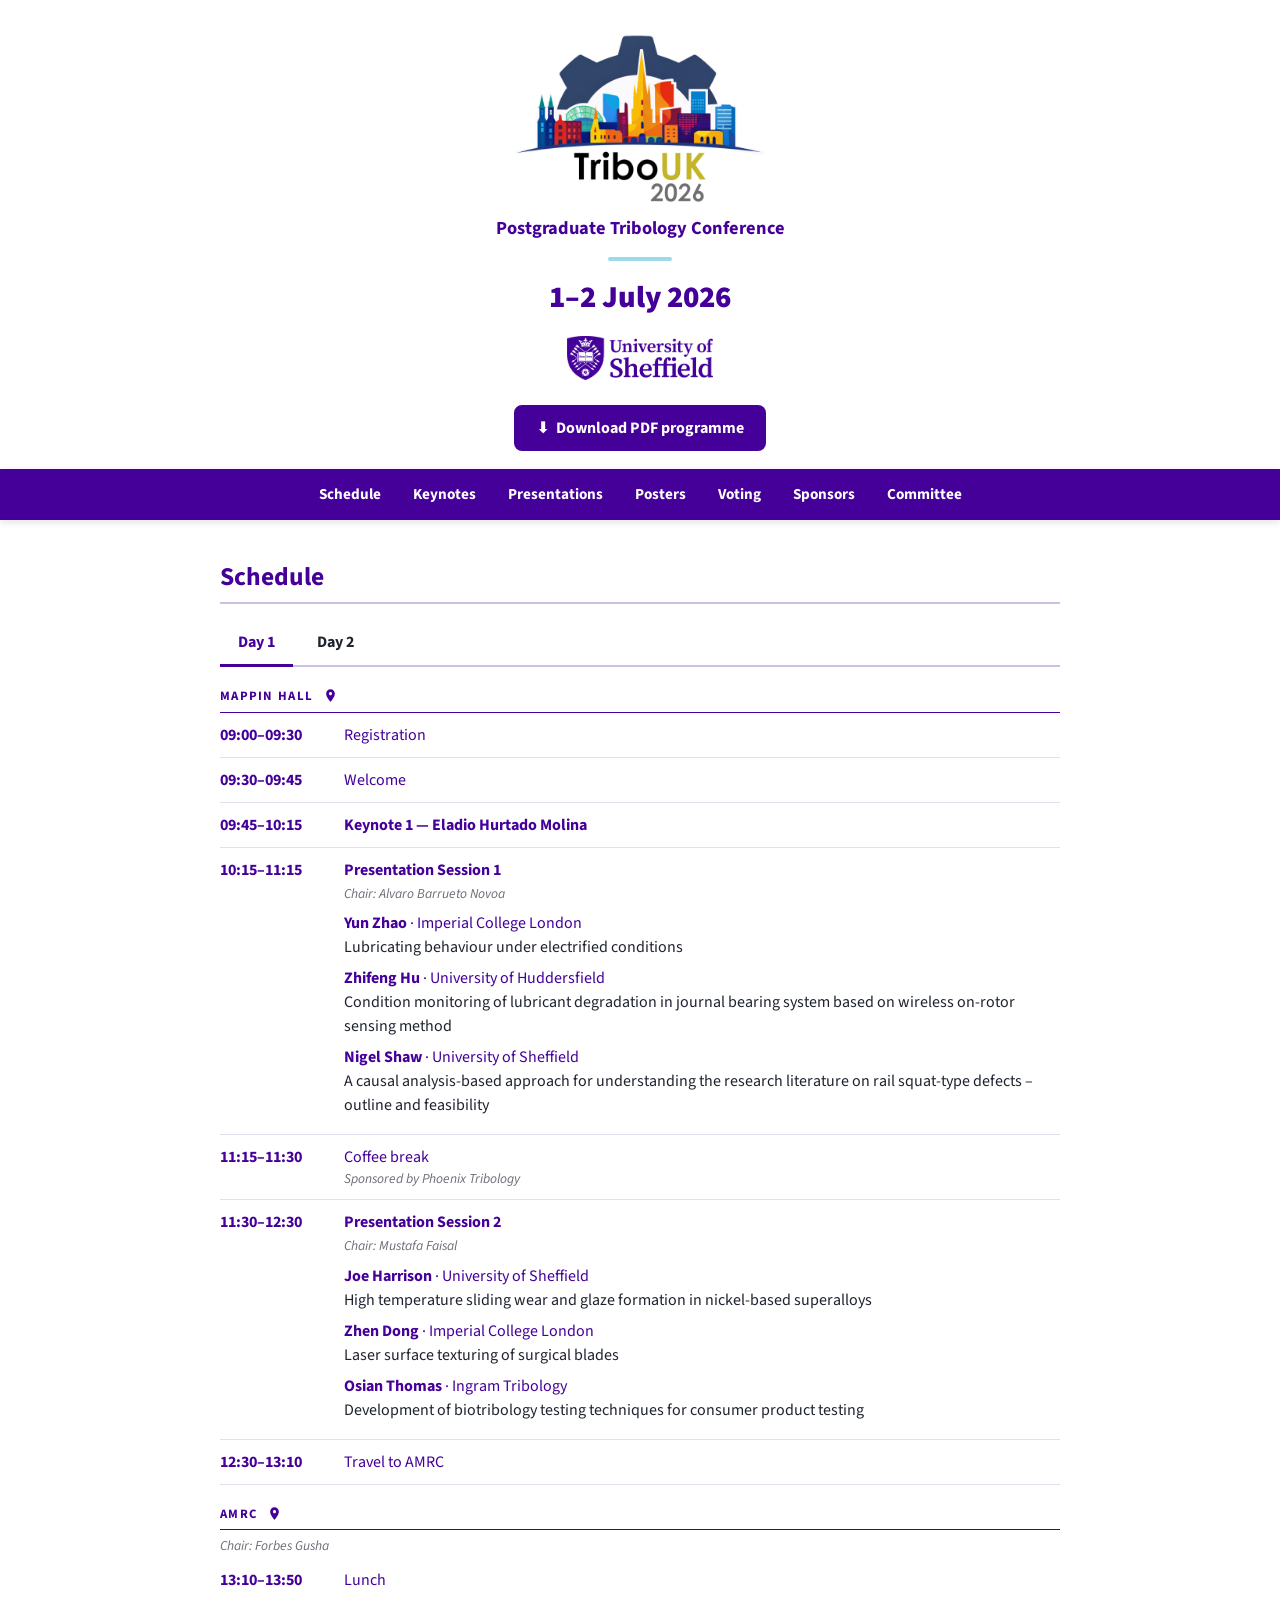
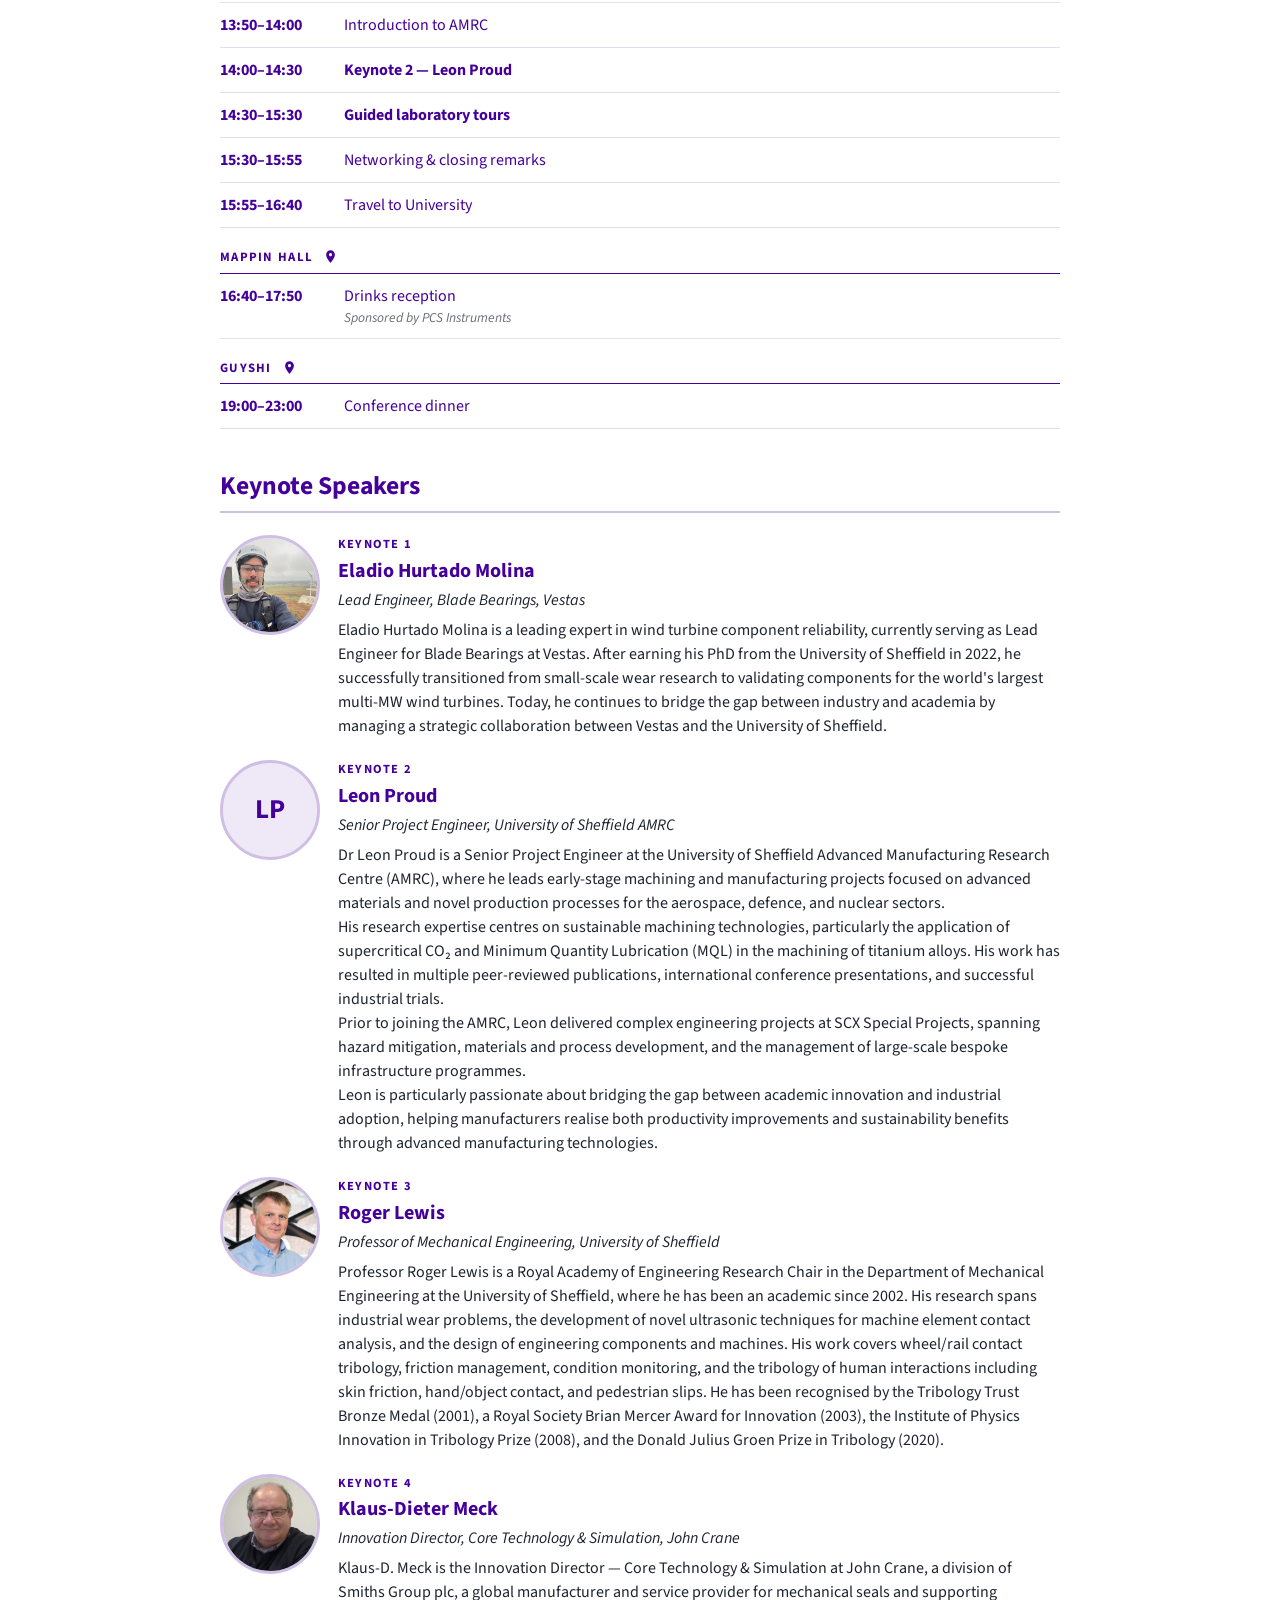
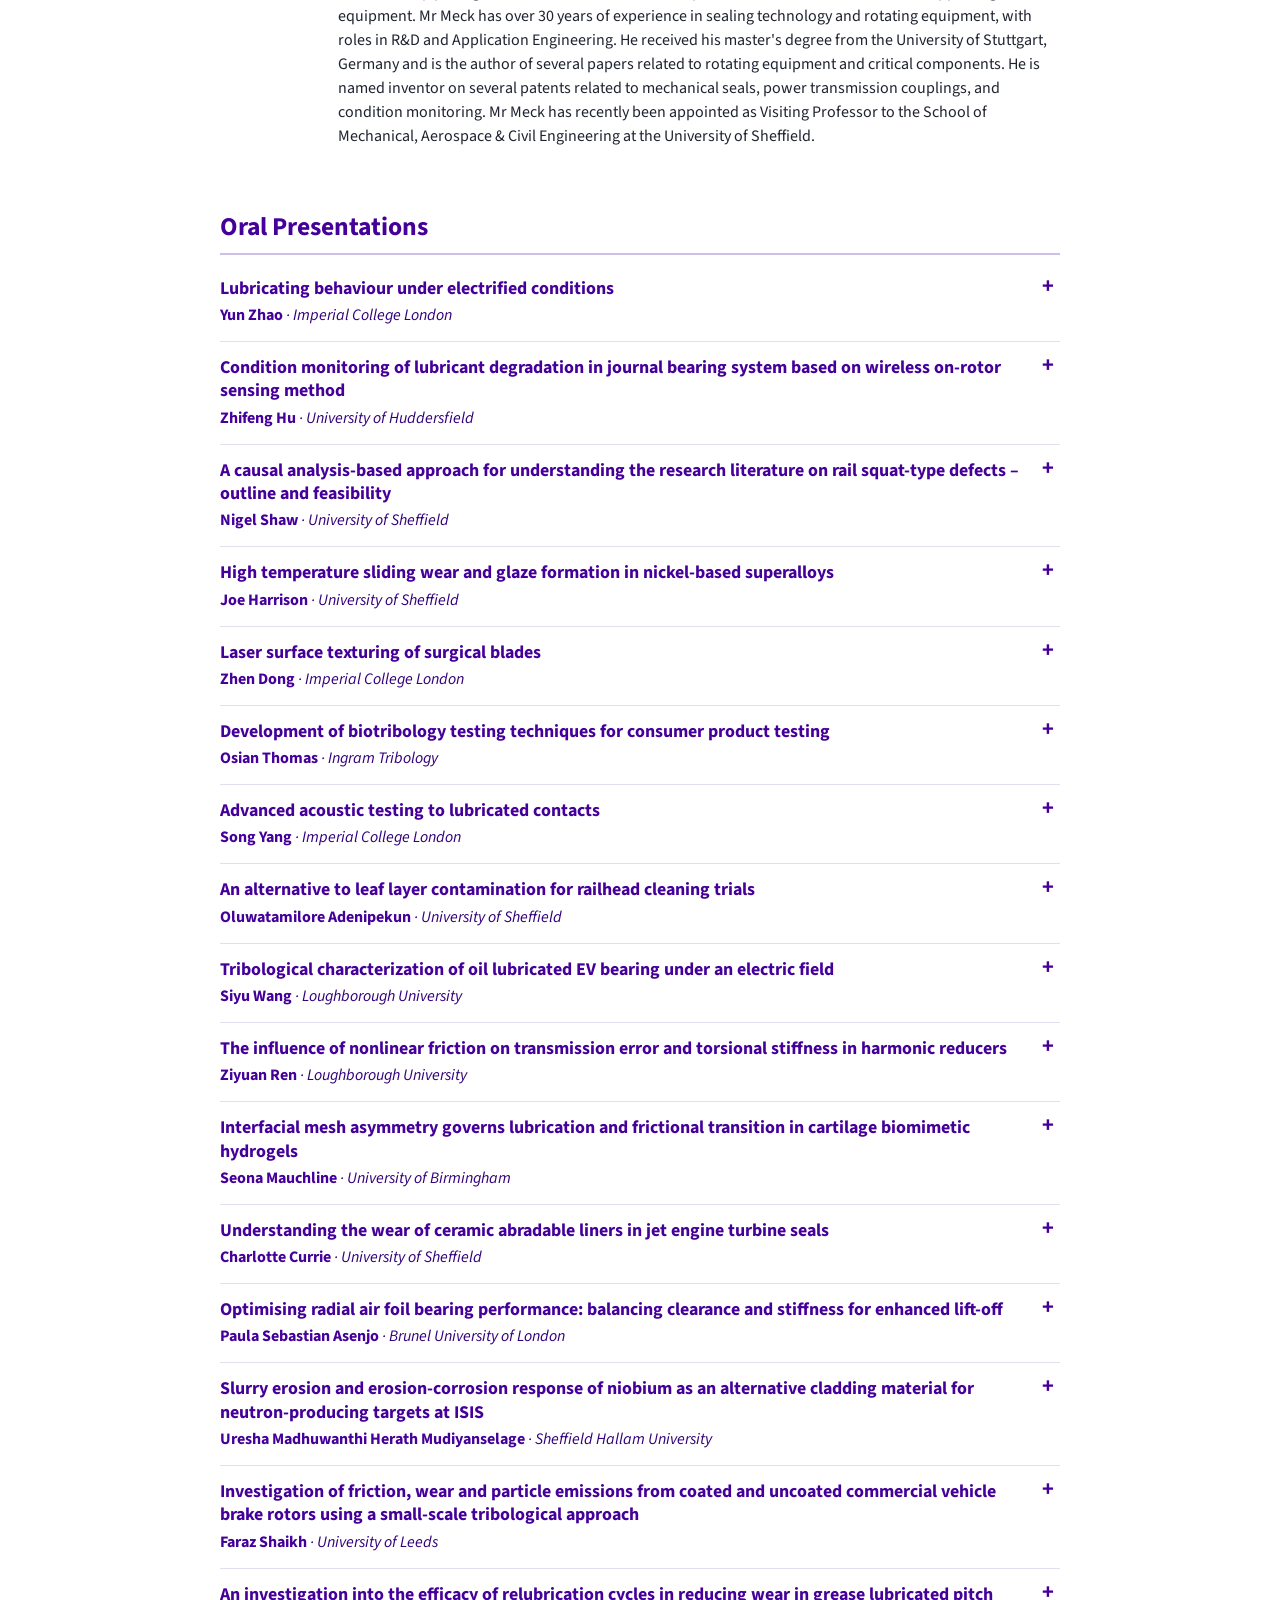
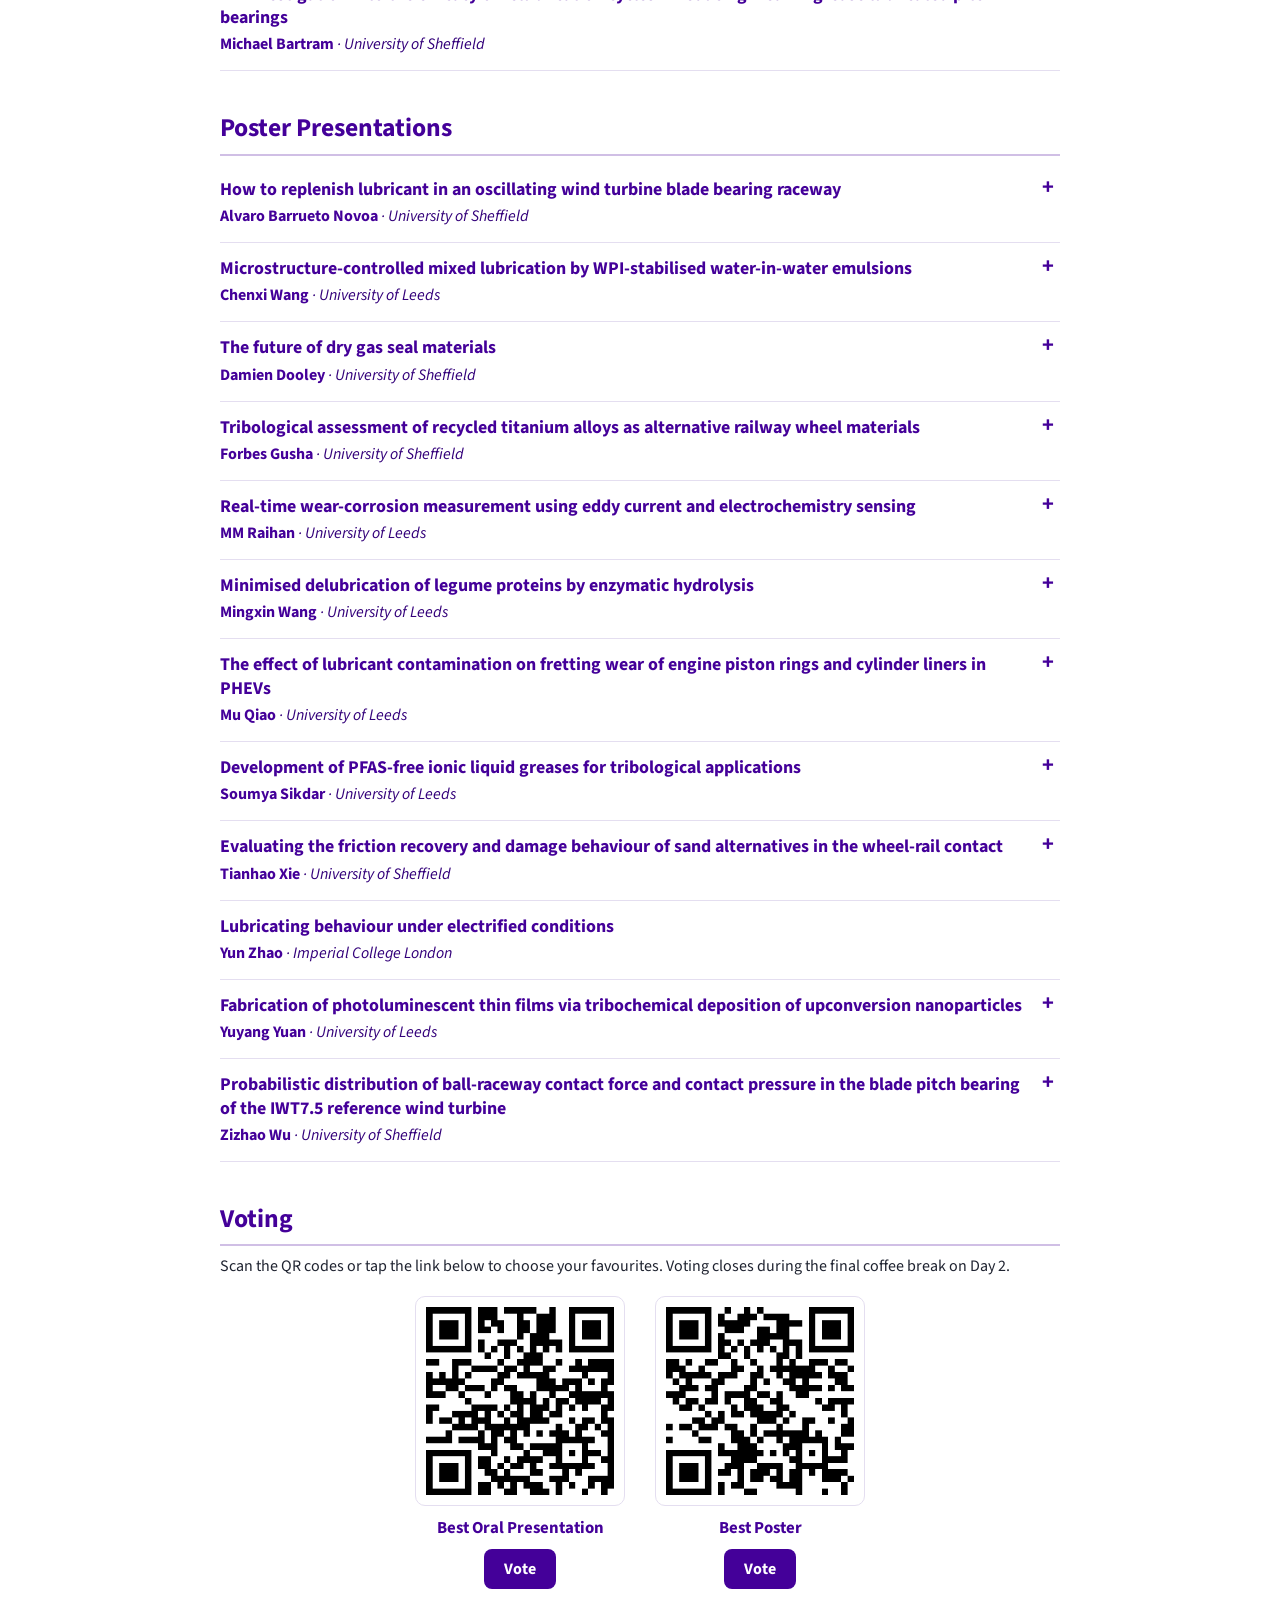
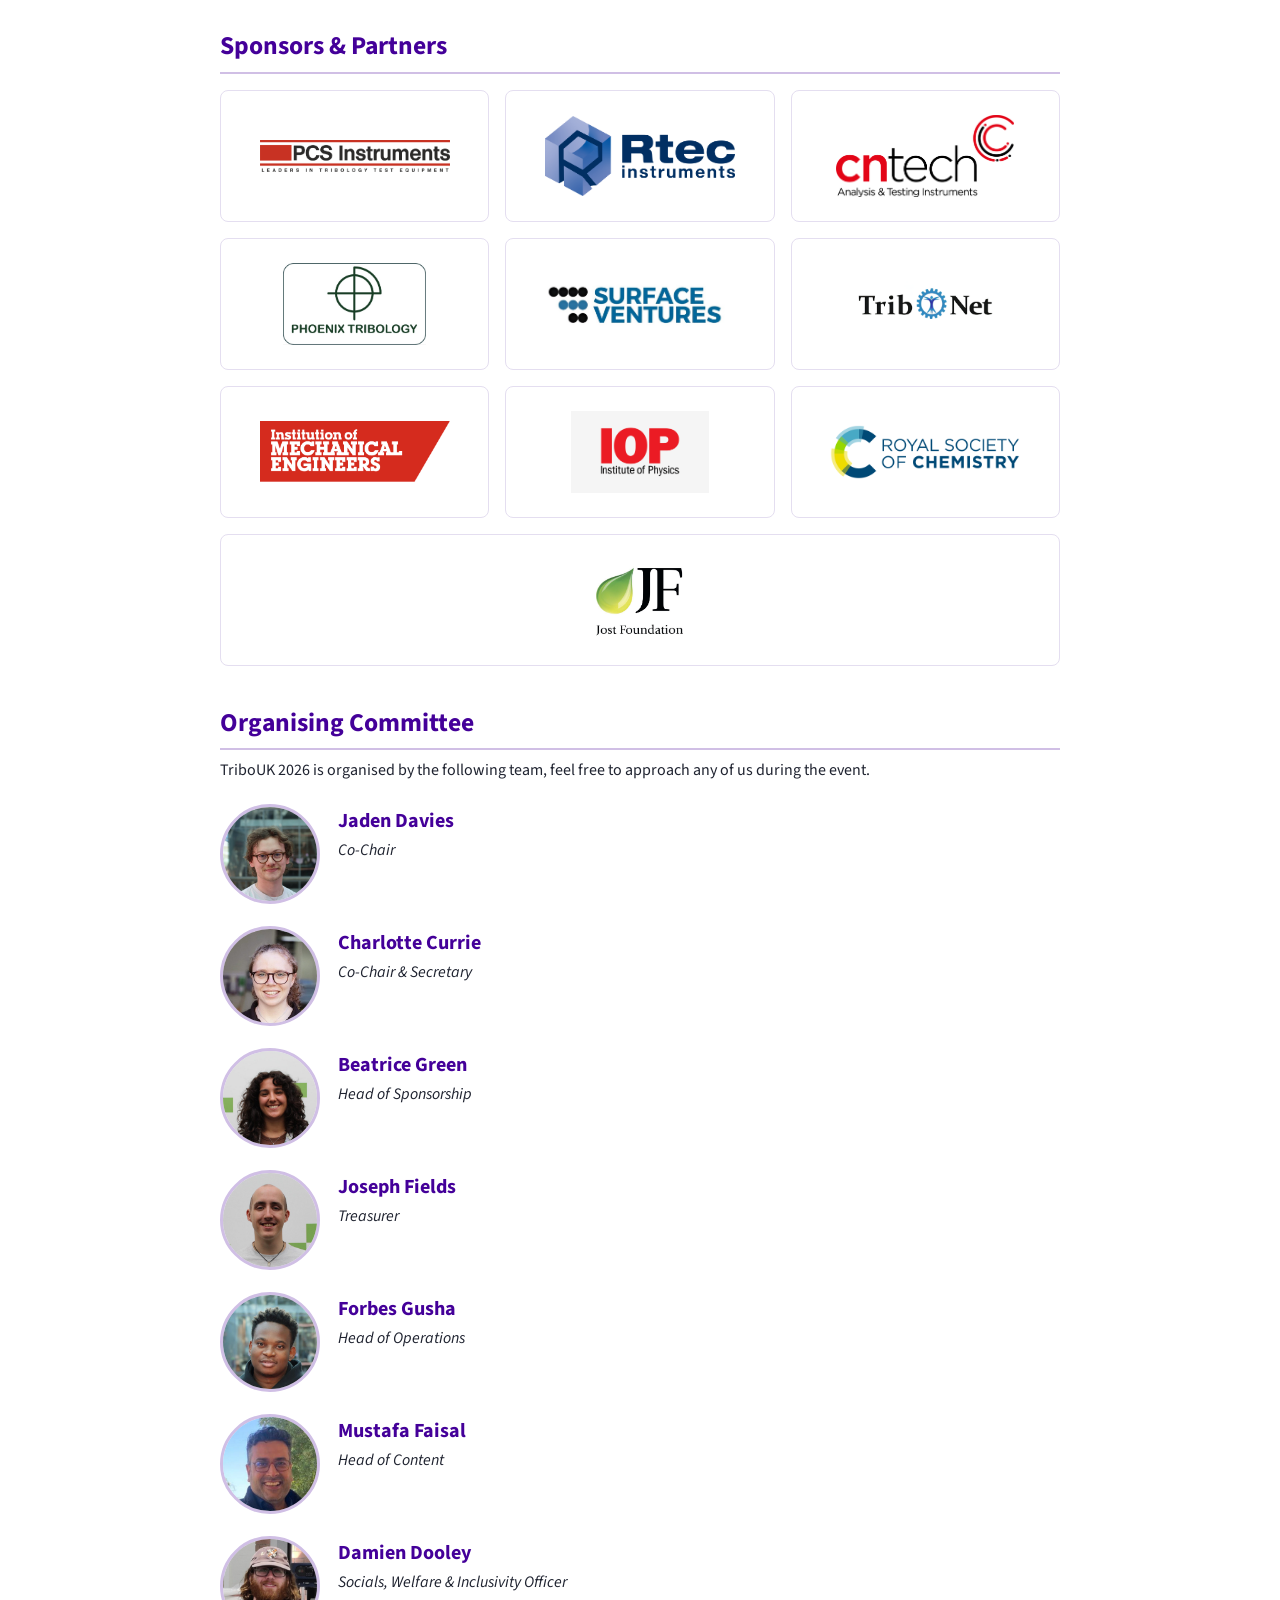
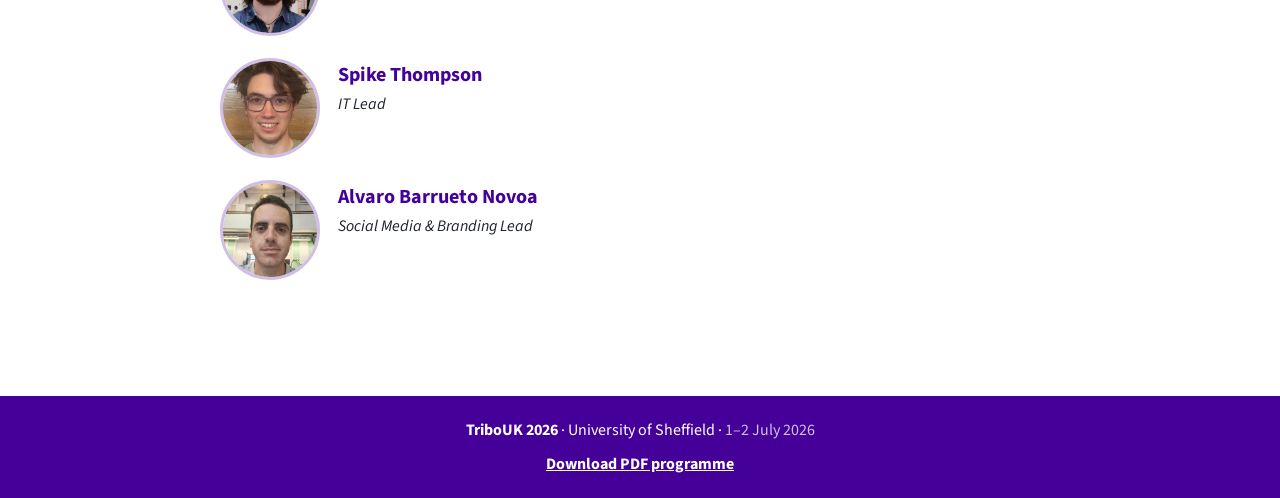
<file: docs/index.html>
<!DOCTYPE html>
<html lang="en">
<head>
<meta charset="utf-8">
<meta name="viewport" content="width=device-width, initial-scale=1">
<title>TriboUK 2026 — Programme</title>
<meta name="description" content="TriboUK 2026 — Postgraduate Tribology Conference, University of Sheffield, 1–2 July 2026.">
<link rel="stylesheet" href="site.css">
</head>
<body>
<div id="app"><!-- rendered from data.js by site.js --></div>
<script src="data.js"></script>
<script src="site.js"></script>
</body>
</html>
</file>
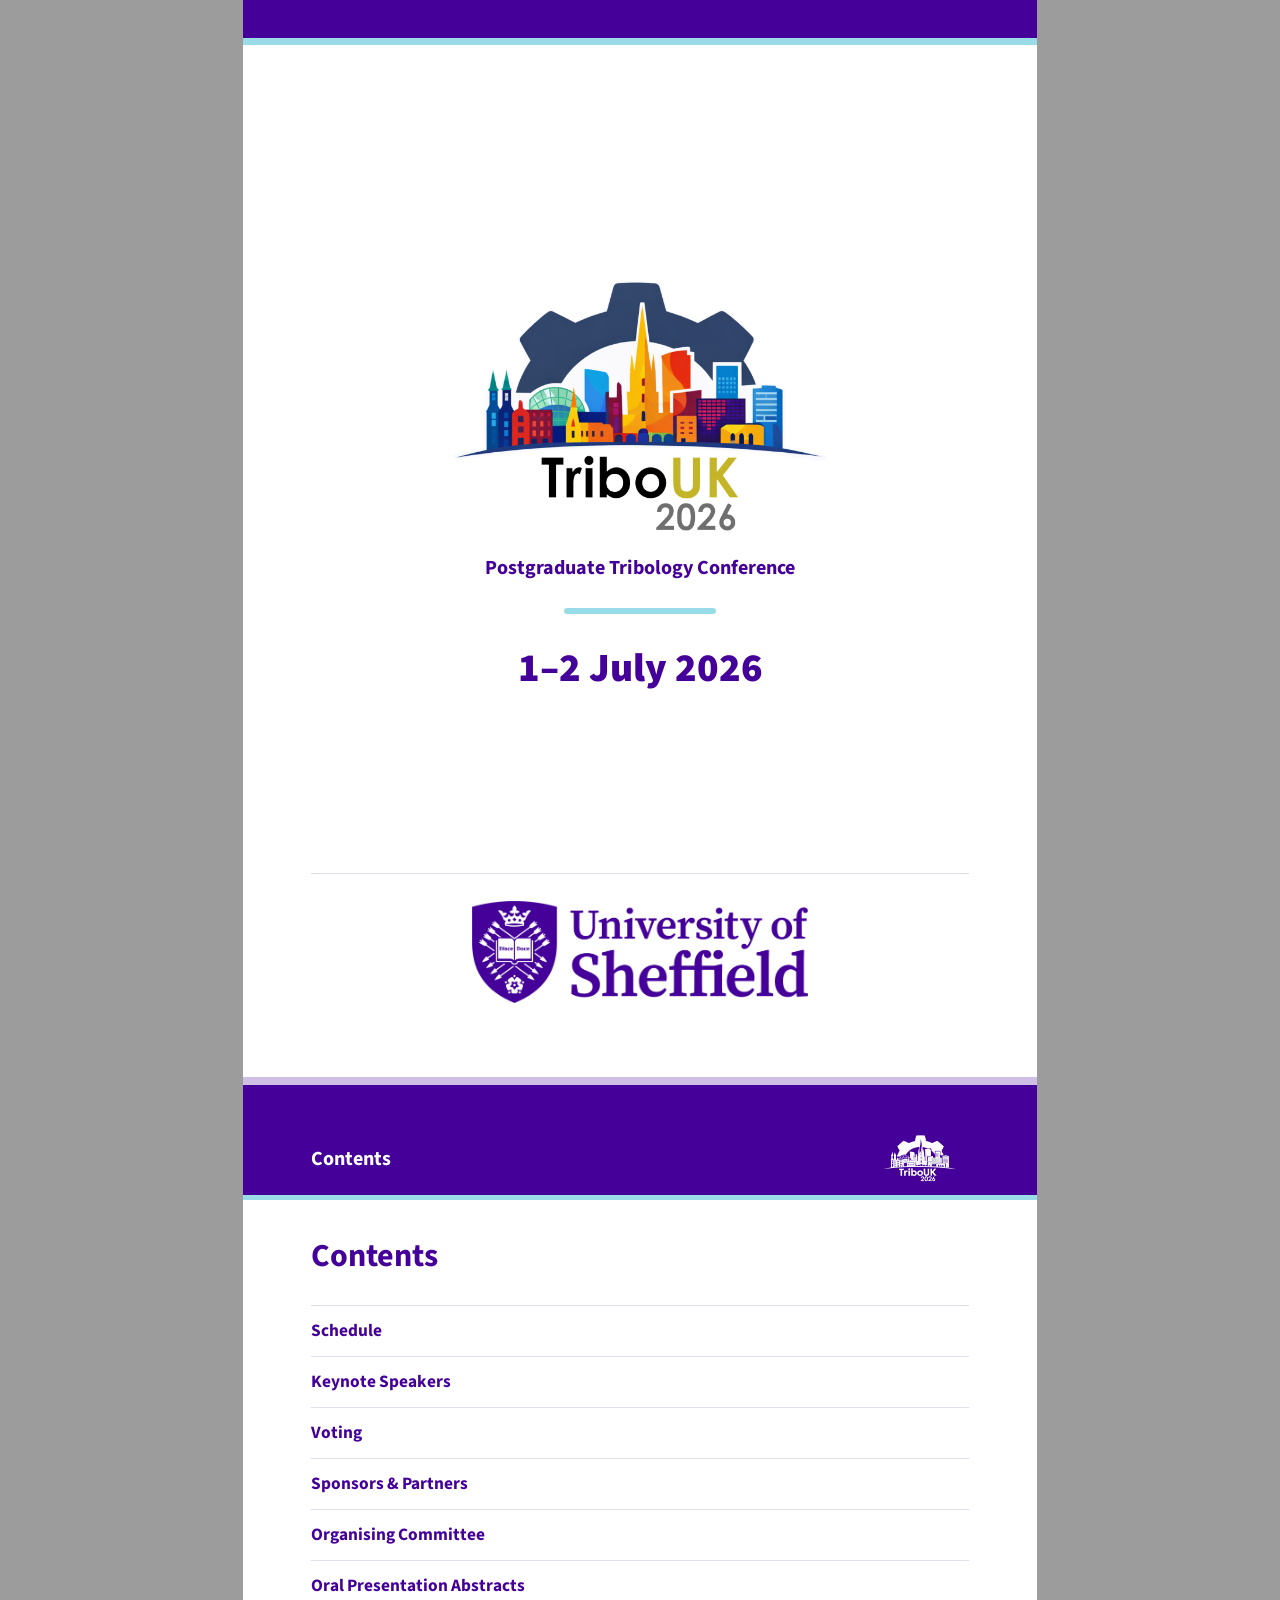
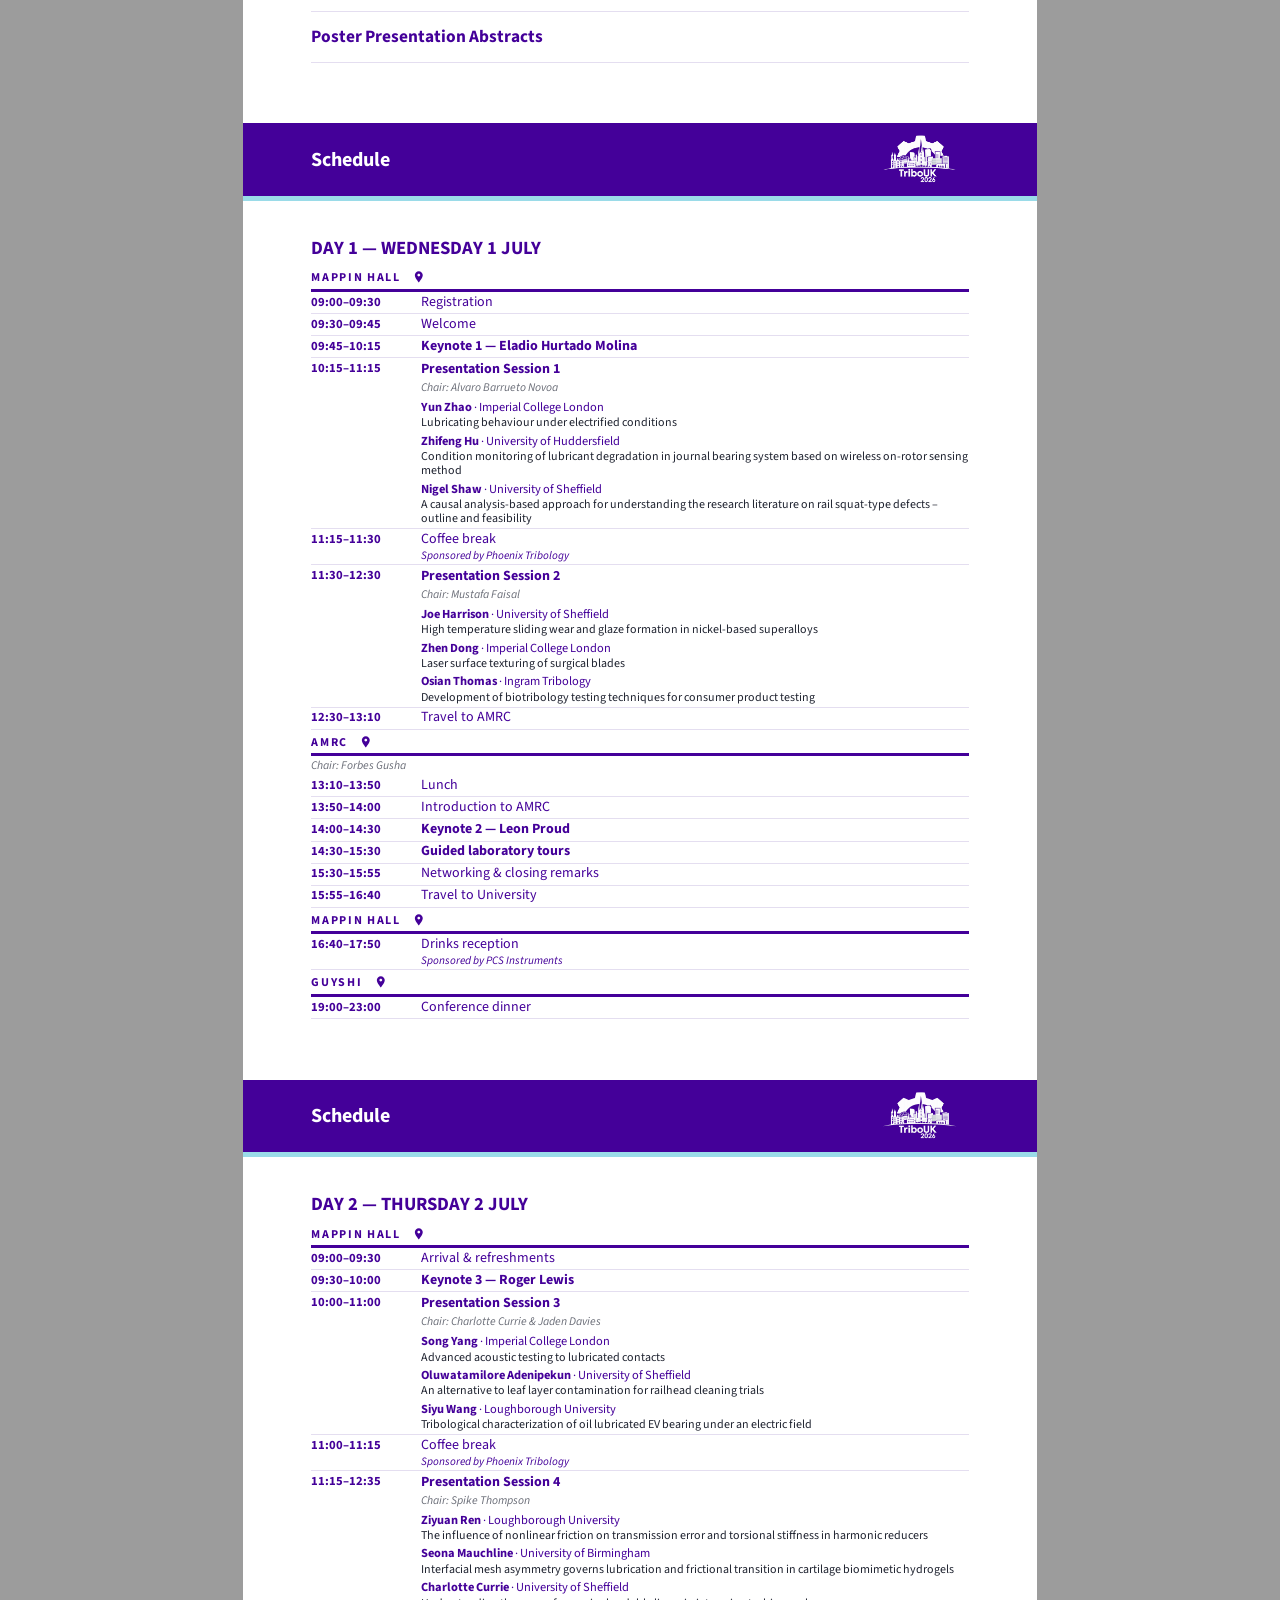
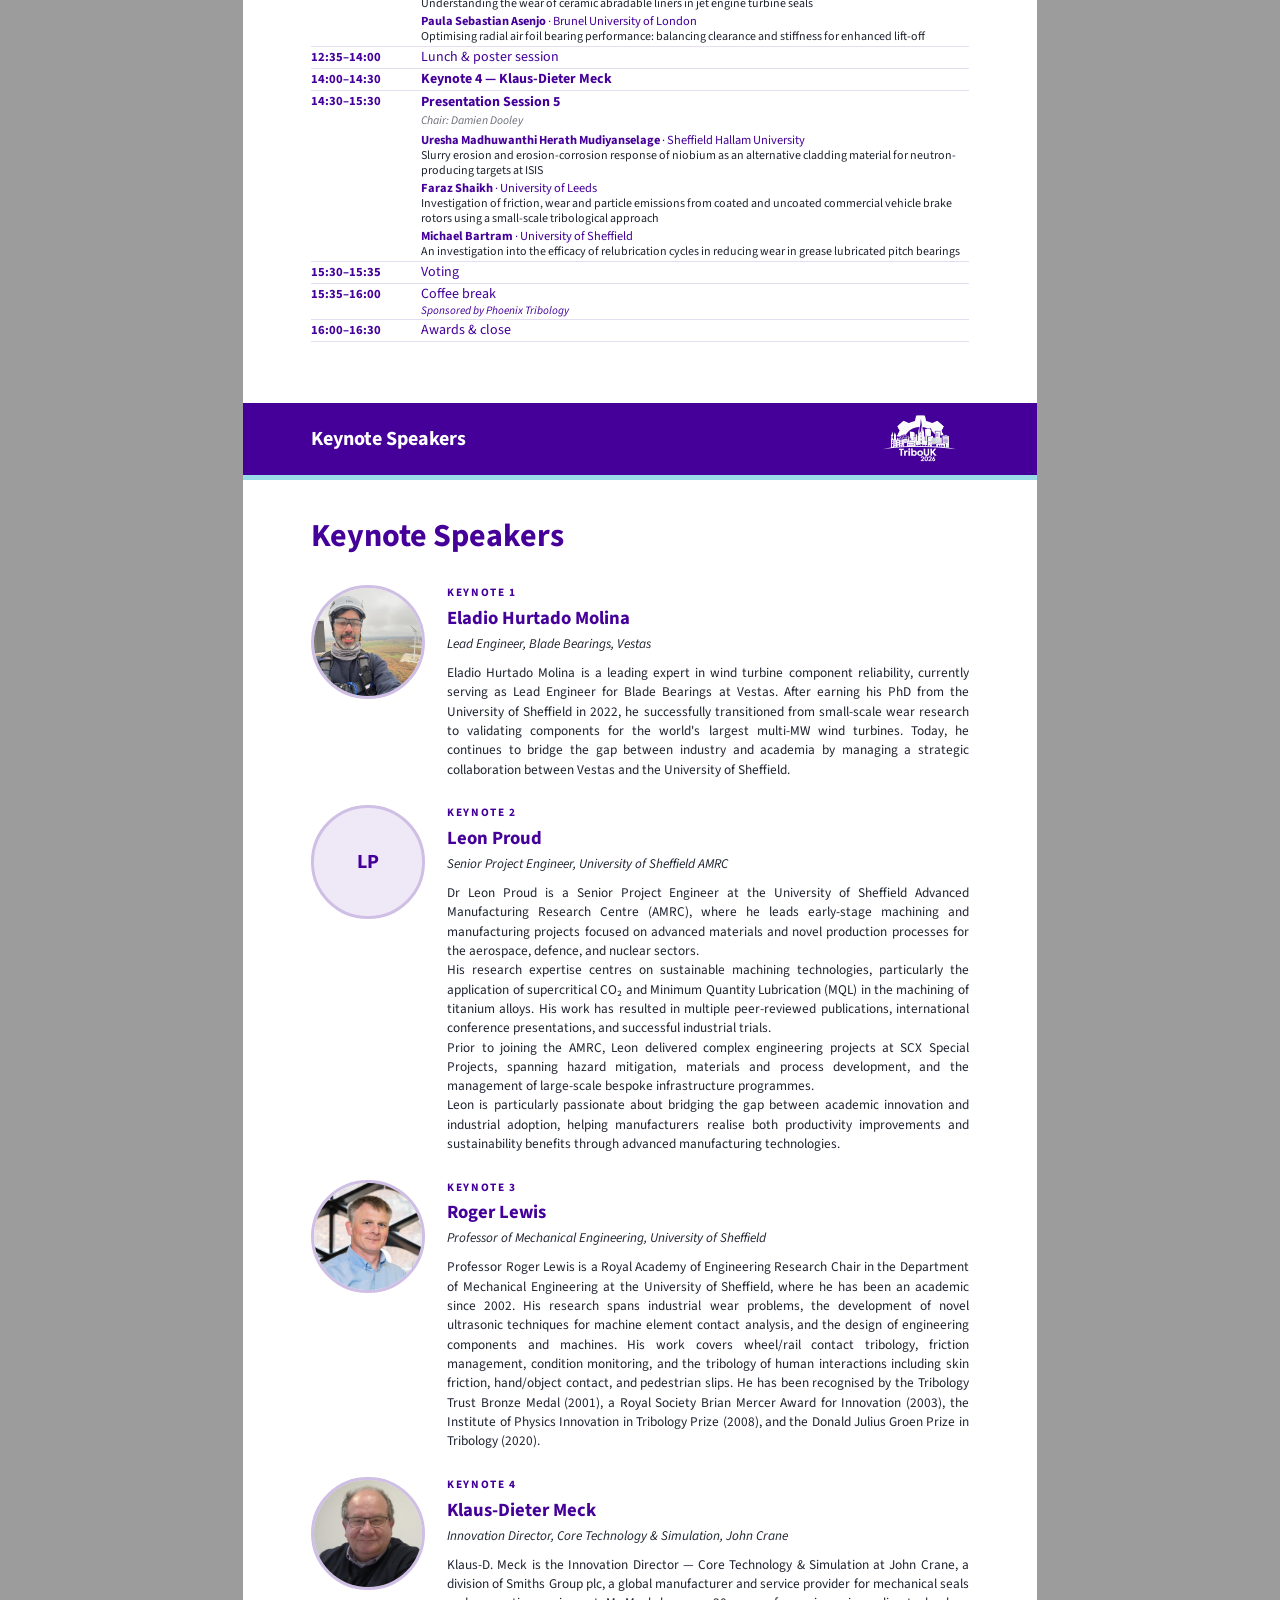
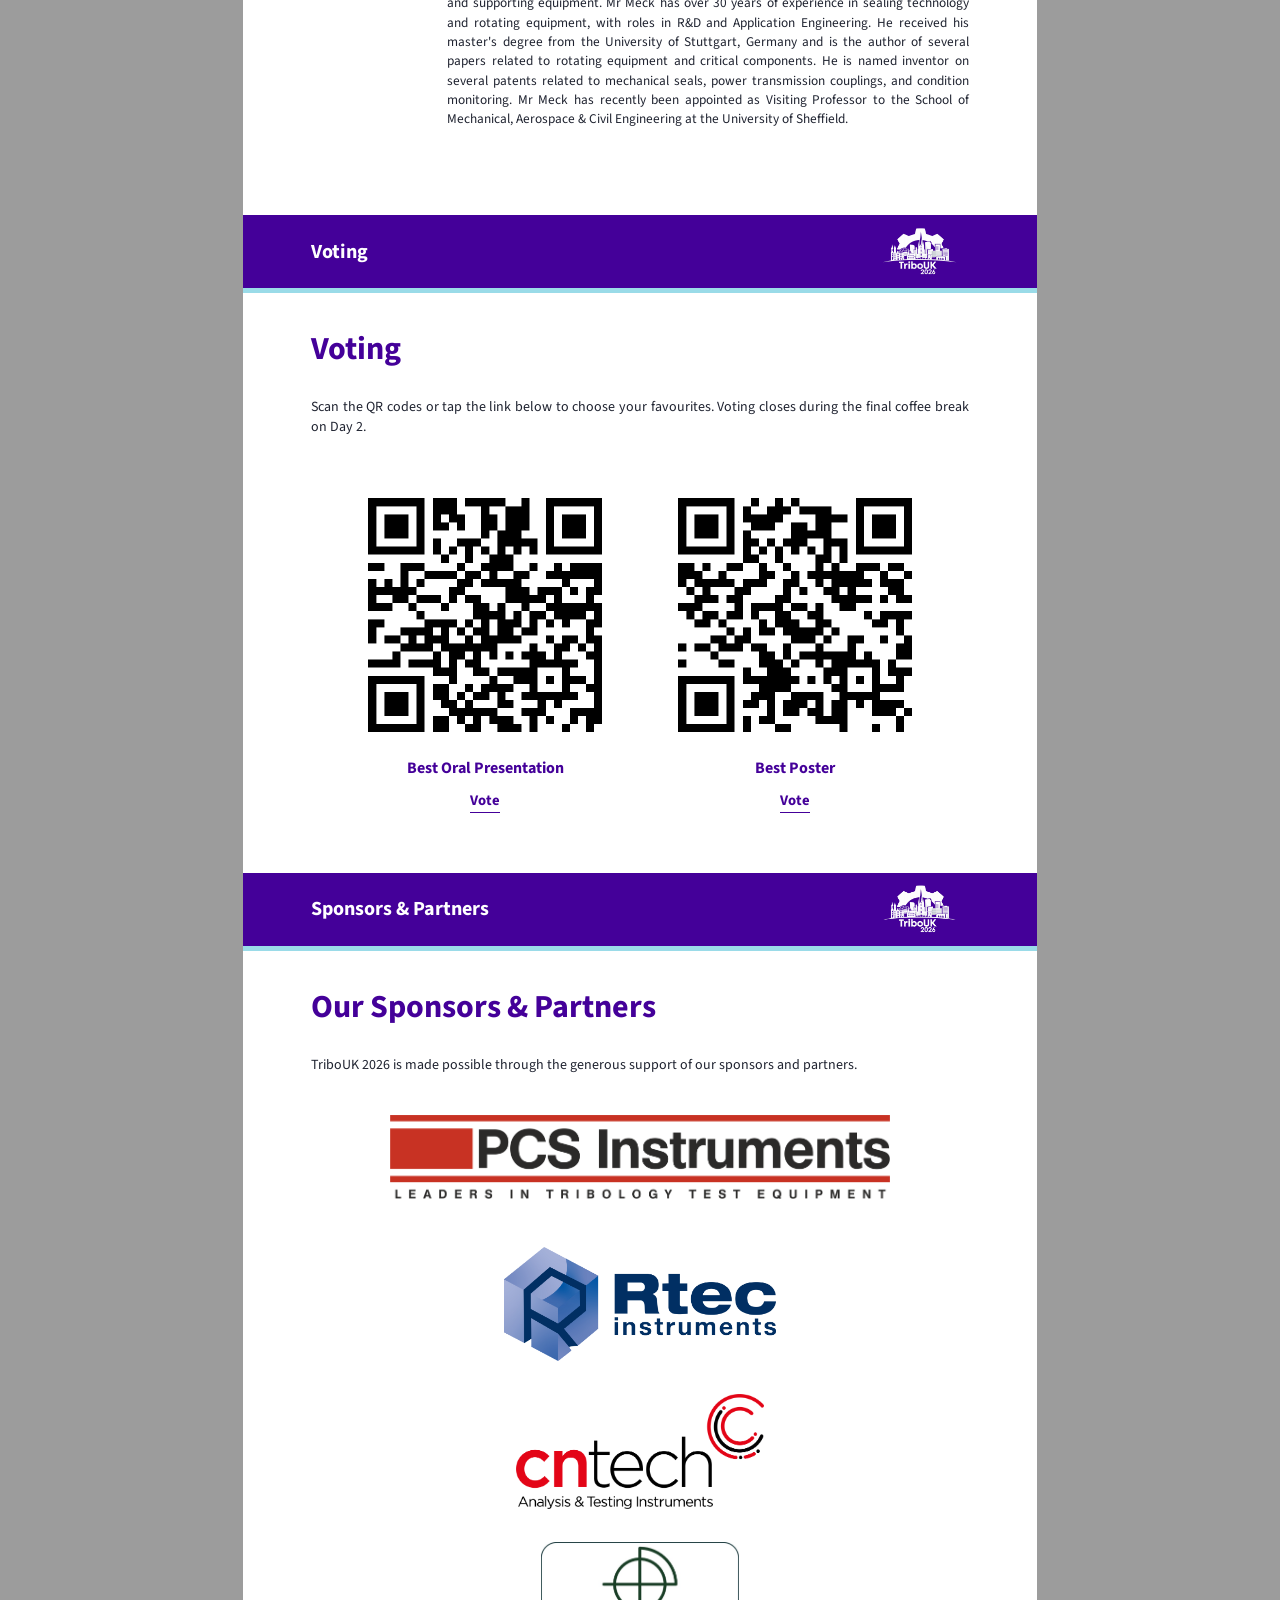
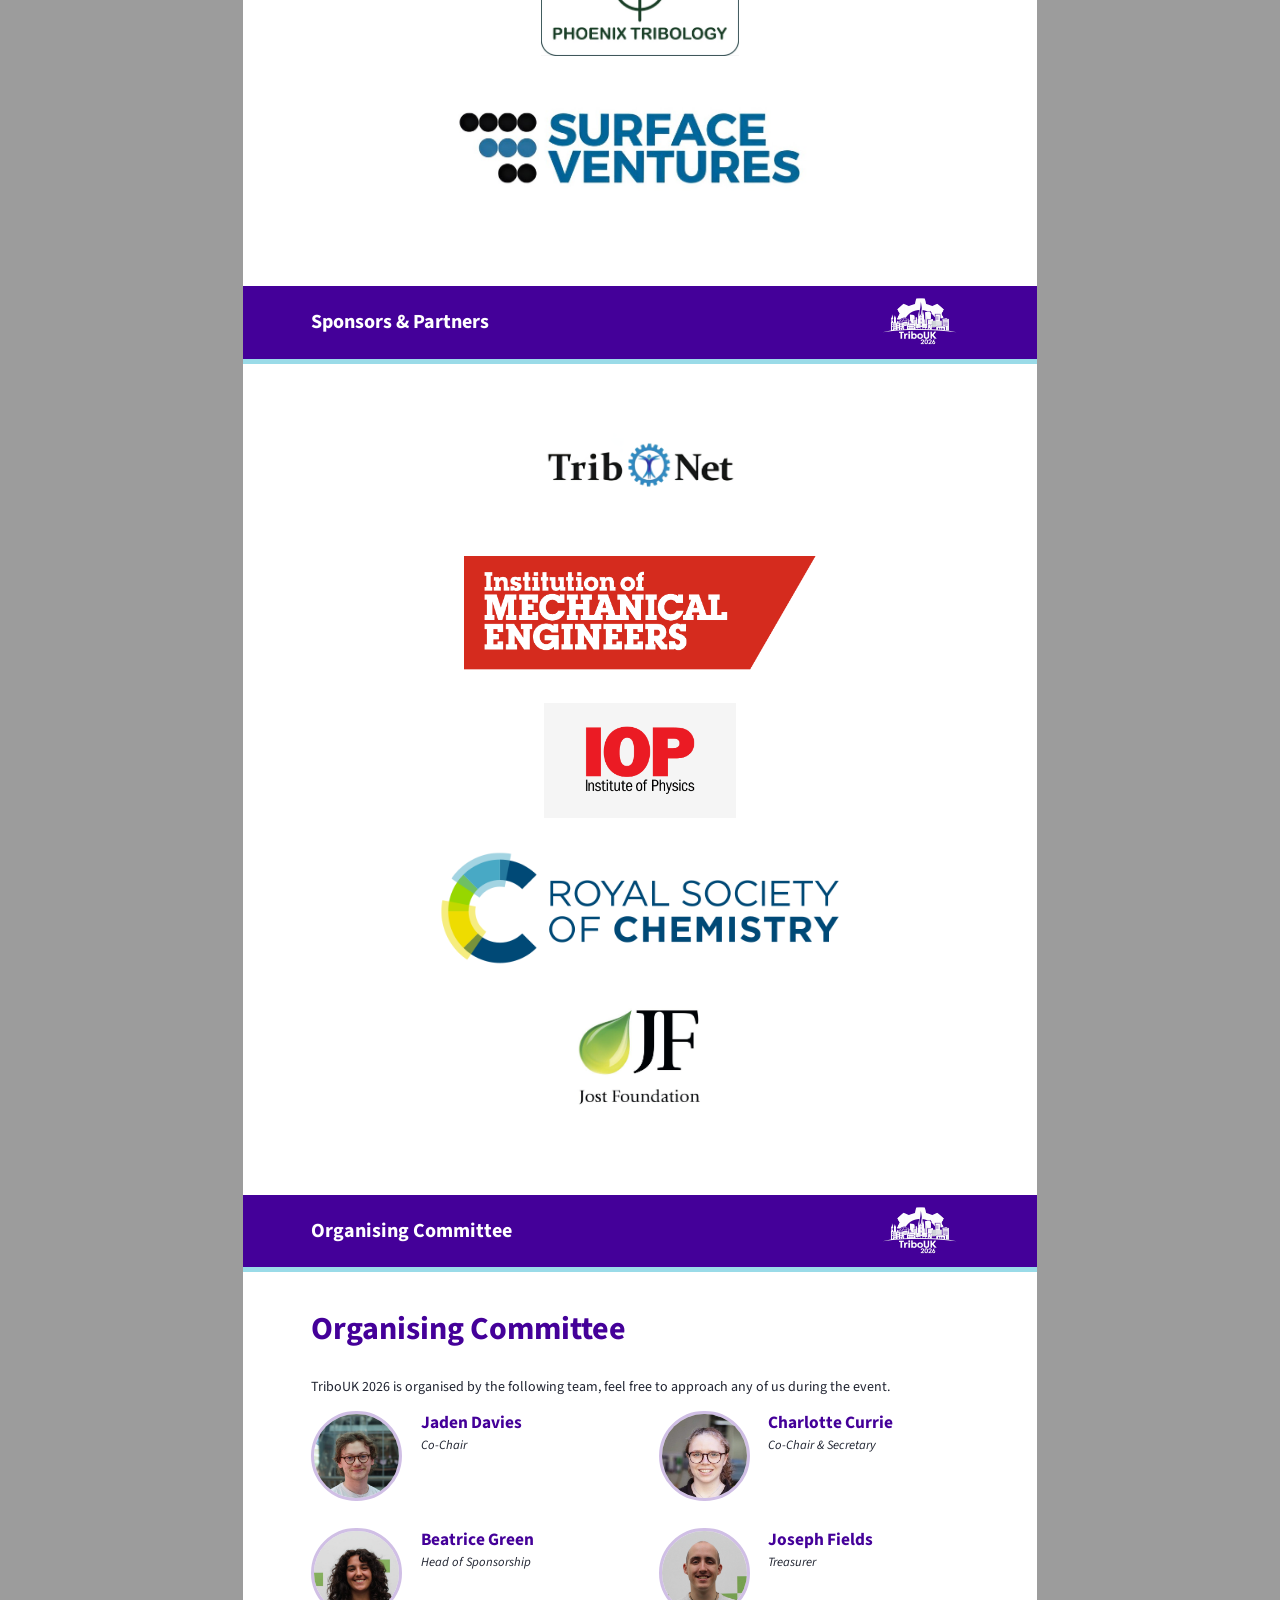
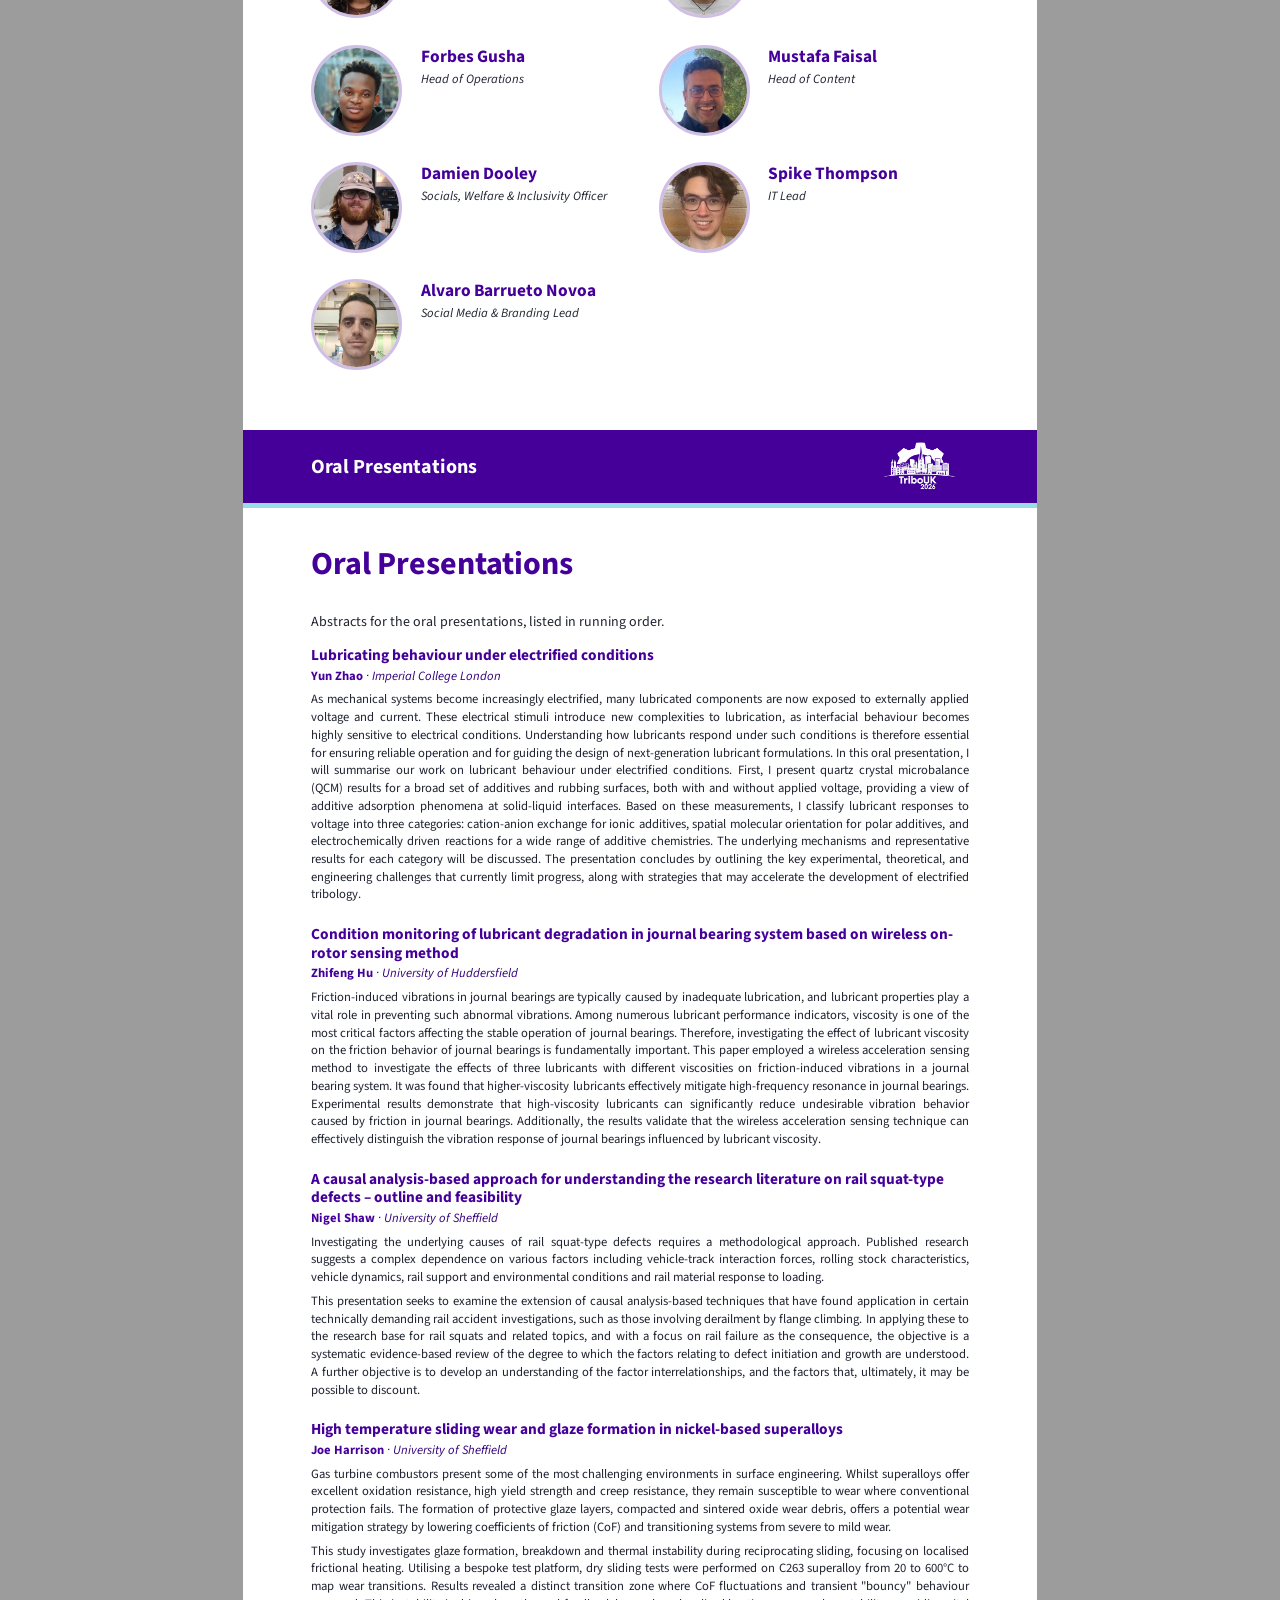
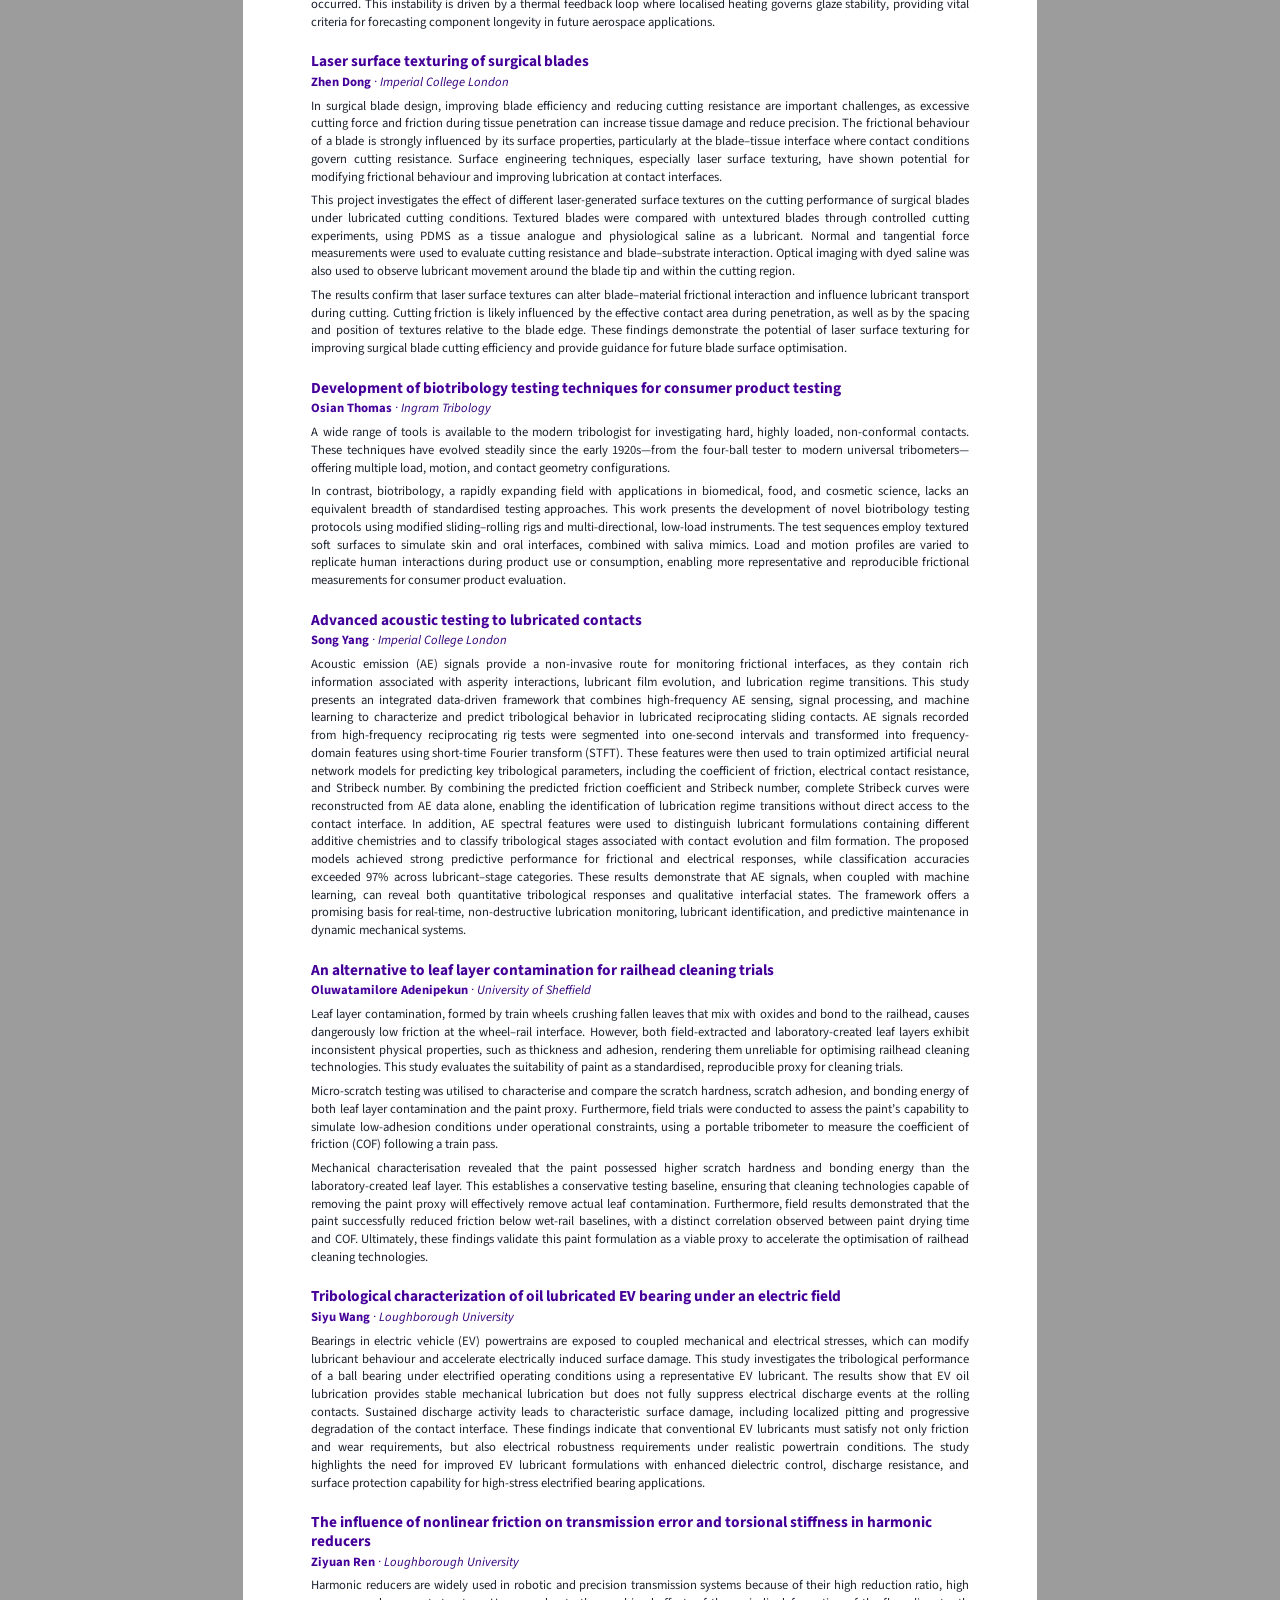
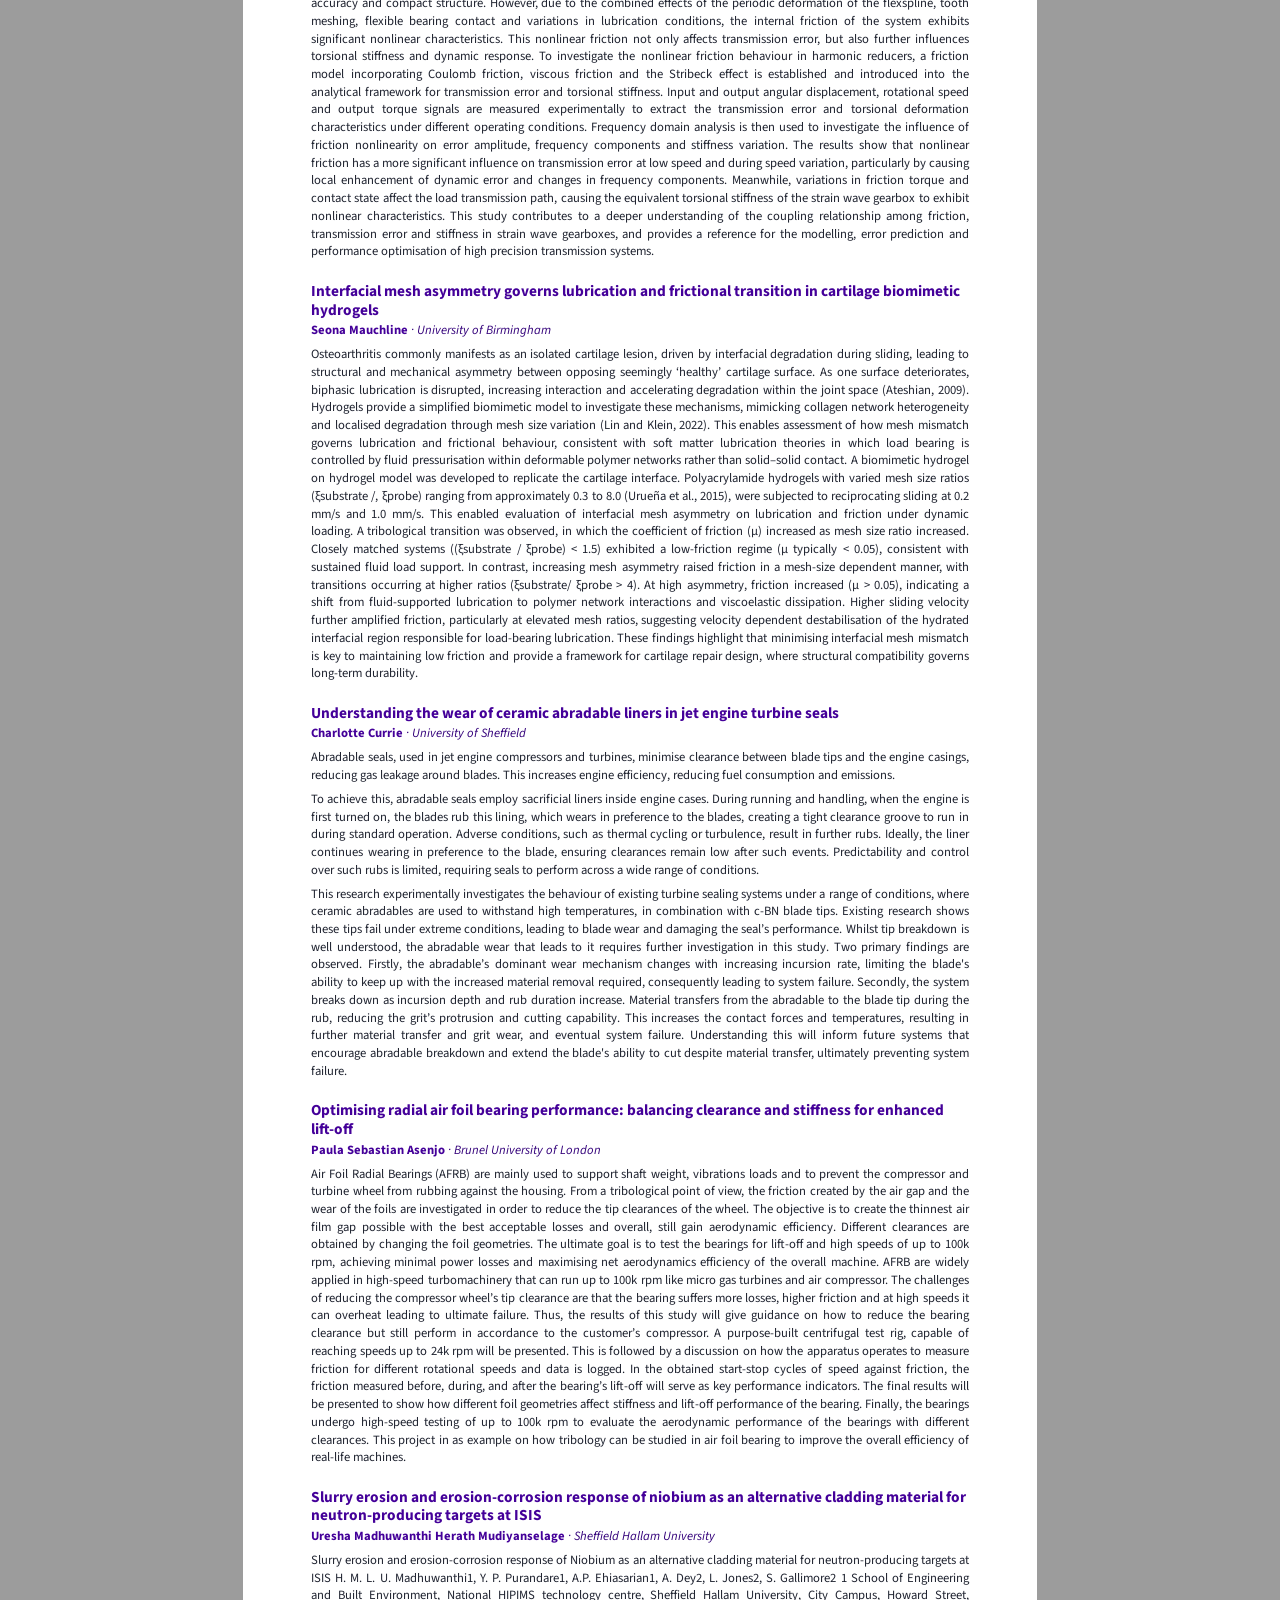
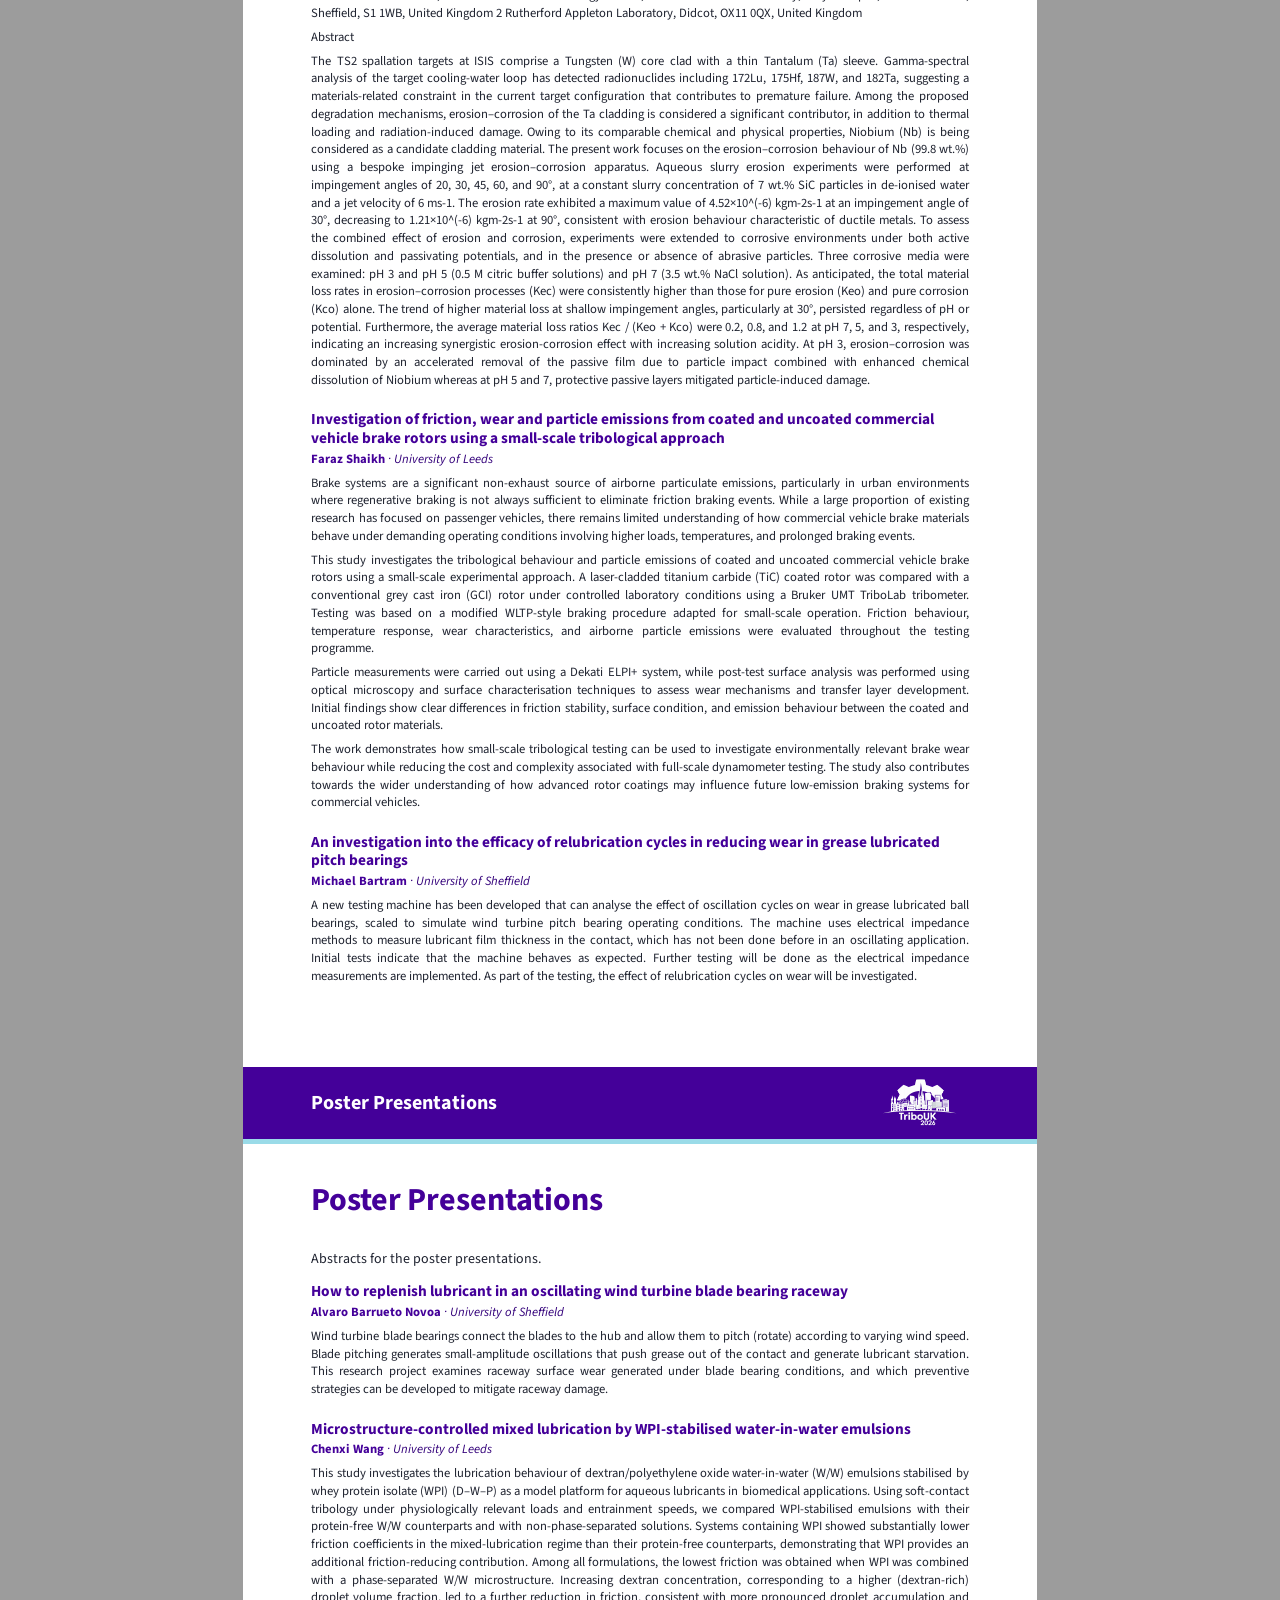
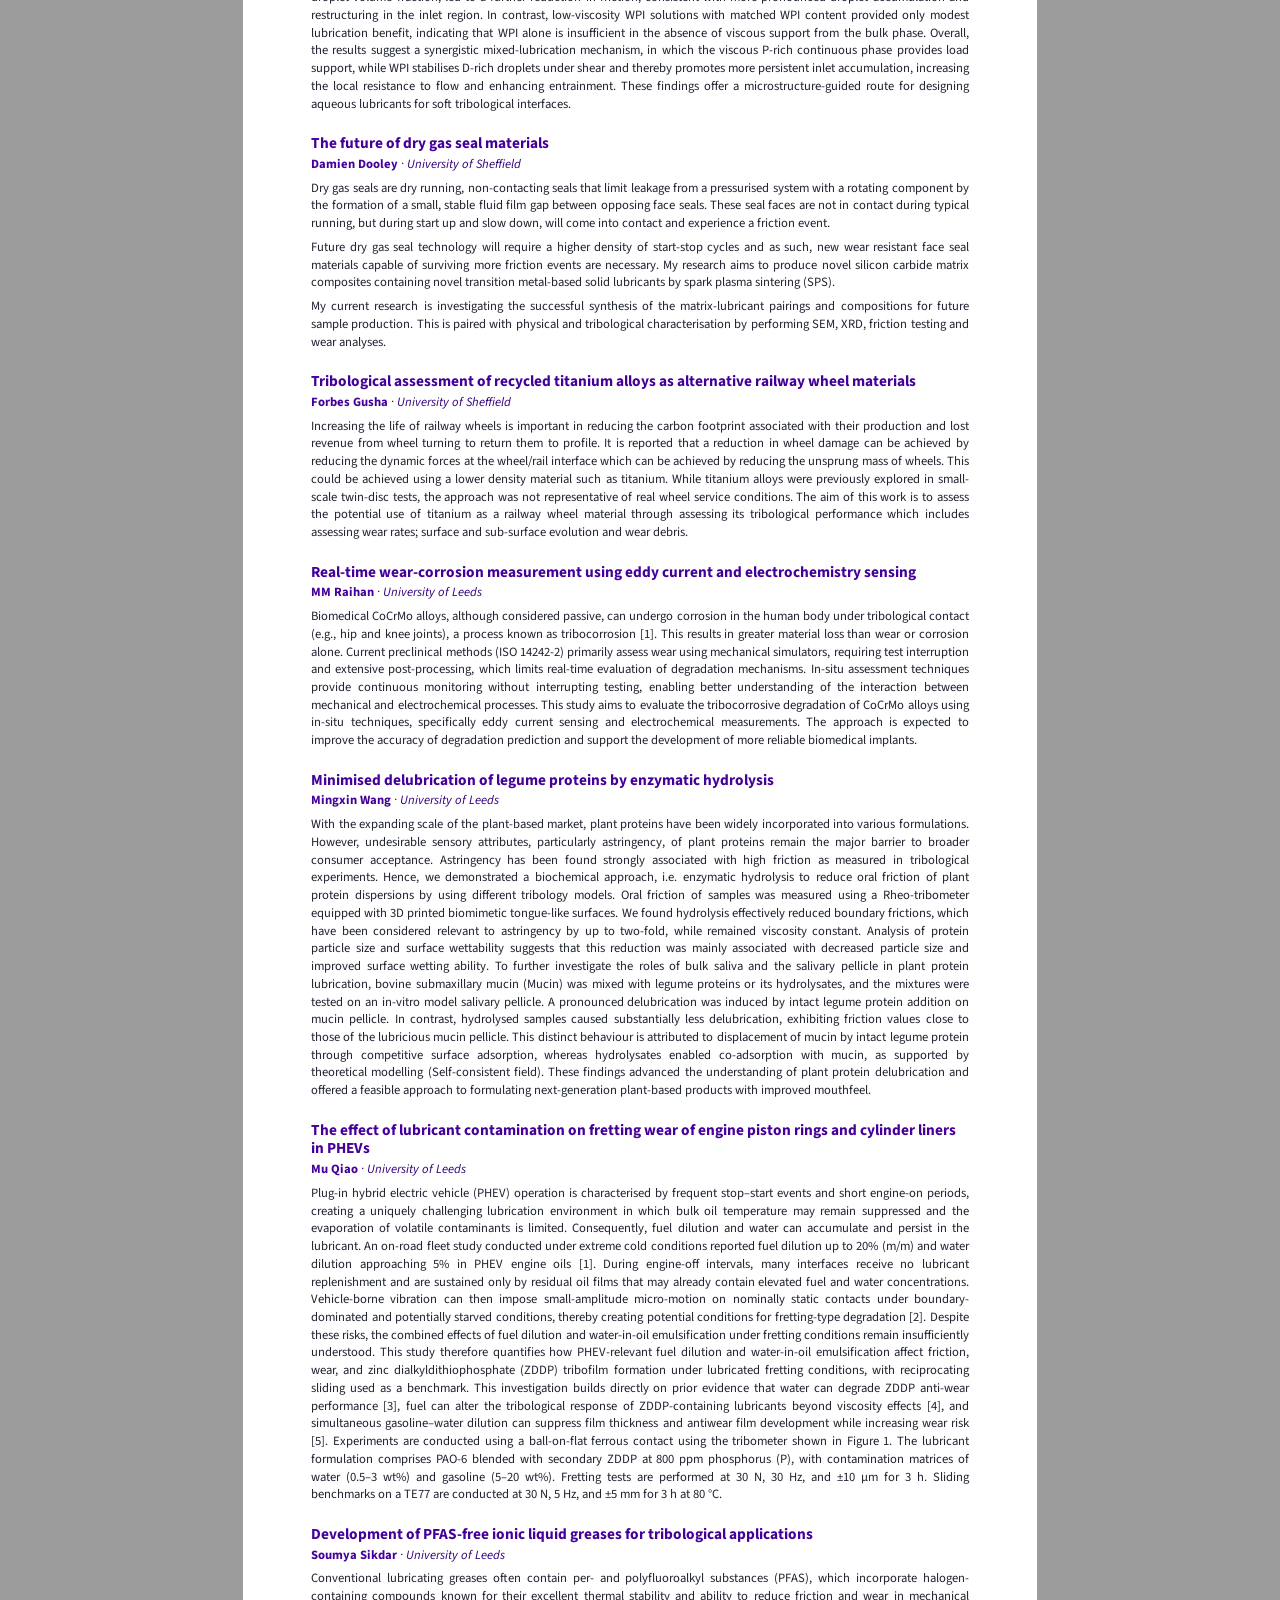
<file: docs/programme.html>
<!DOCTYPE html>
<html lang="en">
<head>
<meta charset="utf-8">
<meta name="viewport" content="width=device-width, initial-scale=1">
<title>TriboUK 2026 — Conference Programme</title>
<link rel="stylesheet" href="styles.css">
</head>
<body>
<main id="app"><!-- rendered from data.js by render.js --></main>
<script src="data.js"></script>
<script src="render.js"></script>
</body>
</html>
</file>
<file: docs/site.css>
@import url('https://fonts.googleapis.com/css2?family=Source+Sans+3:wght@400;600;700;900&display=swap');

:root{
  --purple:#440099; --purple-d:#33007A; --lilac:#D0BFE5; --lilac-t:#EFE9F7;
  --sky:#9ADBE8; --ink:#1F2330; --grey:#6B6E78; --line:#E4DEF0;
}
*{ box-sizing:border-box; margin:0; padding:0; }
html, body{ overflow-x:hidden; }
body{ font-family:'Source Sans 3', system-ui, -apple-system, Segoe UI, Roboto, sans-serif;
  color:var(--ink); line-height:1.5; background:#fff; -webkit-font-smoothing:antialiased;
  overflow-wrap:break-word; }
img{ max-width:100%; }
a{ color:var(--purple); }

/* ---- hero ---- */
.hero{ text-align:center; padding:34px 20px 18px; }
.hero .logo{ width:250px; max-width:66%; }
.hero .sub{ color:var(--purple); font-weight:700; font-size:1.15rem; margin-top:6px; }
.hero .rule{ width:64px; height:4px; background:var(--sky); border-radius:2px; margin:14px auto; }
.hero .date{ color:var(--purple); font-weight:900; font-size:1.9rem; }
.hero .host{ margin-top:16px; }
.hero .host img{ height:44px; }
.hero .dl{ display:inline-block; margin-top:18px; background:var(--purple); color:#fff;
  text-decoration:none; font-weight:700; font-size:1rem; padding:11px 22px; border-radius:8px; }
.hero .dl:hover{ background:var(--purple-d); }

/* ---- sticky nav ---- */
nav.topnav{ position:sticky; top:0; z-index:20; background:var(--purple);
  display:flex; flex-wrap:wrap; justify-content:center; gap:2px; padding:6px;
  box-shadow:0 2px 8px rgba(0,0,0,.12); }
nav.topnav a{ color:#fff; text-decoration:none; font-weight:700; font-size:.95rem;
  padding:8px 15px; border-radius:6px; }
nav.topnav a:hover{ background:rgba(255,255,255,.16); }

/* ---- layout ---- */
main{ max-width:880px; margin:0 auto; padding:0 20px 50px; }
section{ padding-top:38px; scroll-margin-top:58px; }
h2.sec{ color:var(--purple); font-size:1.6rem; font-weight:700; margin-bottom:8px;
  padding-bottom:6px; border-bottom:2px solid var(--lilac); }
.welcome p{ margin:10px 0; }

/* ---- schedule ---- */
.tabs{ display:flex; gap:6px; margin:16px 0 2px; border-bottom:2px solid var(--lilac); }
.tab{ font:inherit; font-weight:700; background:none; border:0; cursor:pointer;
  padding:10px 18px; color:var(--ink); border-bottom:3px solid transparent; margin-bottom:-2px; }
.tab:hover{ color:var(--purple); }
.tab[aria-selected="true"]{ color:var(--purple); border-bottom-color:var(--purple); }
.panel[hidden]{ display:none; }

.venue{ color:var(--purple); font-weight:700; letter-spacing:.1em; text-transform:uppercase;
  font-size:.8rem; margin-top:20px; padding-bottom:5px; border-bottom:1px solid var(--purple); }
.vchair{ color:var(--grey); font-style:italic; font-size:.85rem; margin:6px 0 2px; }
.venue .vmap{ display:inline-block; margin-left:6px; color:var(--purple); line-height:0; }
.venue .vmap:hover{ color:var(--purple-d); }
.venue .vmap svg{ width:15px; height:15px; fill:currentColor; vertical-align:-3px; }
.row{ display:grid; grid-template-columns:112px 1fr; gap:12px; padding:10px 0;
  border-bottom:1px solid var(--line); }
.row .time{ color:var(--purple); font-weight:700; font-variant-numeric:tabular-nums; white-space:nowrap; }
.row .ev{ color:var(--purple); }
.row .ev.key{ font-weight:700; }
.row .spon{ display:block; color:var(--grey); font-style:italic; font-size:.85rem; }
.row .slabel{ color:var(--purple); font-weight:700; margin-bottom:2px; }
.row .schair{ color:var(--grey); font-style:italic; font-size:.85rem; margin-bottom:6px; }
.talk{ margin:7px 0; }
.talk .who{ color:var(--purple); font-weight:700; }
.talk .who .uni{ font-weight:400; }
.talk .tt{ color:var(--ink); }

/* ---- keynotes ---- */
.keynote{ margin:22px 0; display:flex; gap:18px; align-items:flex-start; }
.keynote .kphoto{ width:100px; height:100px; flex:none; border-radius:50%; object-fit:cover;
  object-position:top; border:3px solid var(--lilac); background:var(--lilac-t); }
.keynote .kphoto-ph{ display:flex; align-items:center; justify-content:center;
  color:var(--purple); font-weight:700; font-size:1.7rem; text-transform:uppercase; }
.keynote .kbody{ flex:1; min-width:0; }
.keynote .klabel{ color:var(--purple); font-weight:700; font-size:.78rem; letter-spacing:.1em;
  text-transform:uppercase; }
.keynote h3{ color:var(--purple); font-size:1.25rem; margin:2px 0; }
.keynote .aff{ font-style:italic; color:var(--ink); margin-bottom:6px; }
.keynote p{ color:var(--ink); }

/* ---- abstracts (oral + poster) — collapsible dropdowns ---- */
.abs{ border-bottom:1px solid var(--line); }
.abs > summary{ list-style:none; cursor:pointer; position:relative;
  padding:14px 30px 14px 0; }
.abs > summary::-webkit-details-marker{ display:none; }
.abs > summary::after{ content:"+"; position:absolute; right:6px; top:12px;
  color:var(--purple); font-weight:700; font-size:1.4rem; line-height:1; transition:transform .15s; }
.abs[open] > summary::after{ content:"\2013"; }
.abs > summary:hover .atitle{ text-decoration:underline; }
.abs .atitle{ display:block; color:var(--purple); font-weight:700; font-size:1.12rem; line-height:1.3; }
.abs .ameta{ display:block; color:var(--purple-d); font-style:italic; margin-top:3px; }
.abs .ameta b{ font-style:normal; color:var(--purple); }
.abs.noabs{ padding:14px 0; }
.abs .abody{ padding:2px 0 16px; }
.abs .abody .apar{ margin:9px 0; }
.abs .abody .apar.muted{ color:var(--grey); font-style:italic; }

/* ---- posters ---- */
.poster{ margin:13px 0; }
.poster .who{ color:var(--purple); font-weight:700; }
.poster .who .uni{ font-weight:400; }
.poster .tt{ color:var(--ink); }

/* ---- voting ---- */
.votes{ display:flex; flex-wrap:wrap; gap:30px; justify-content:center; margin-top:18px; }
.vote{ text-align:center; }
.vote img{ display:block; width:210px; max-width:62vw; border:1px solid var(--line); border-radius:10px;
  padding:10px; background:#fff; }
.vote .vlabel{ color:var(--purple); font-weight:700; font-size:1.05rem; margin-top:10px; }
.vote .vbtn{ display:inline-block; margin-top:8px; background:var(--purple); color:#fff;
  text-decoration:none; font-weight:700; padding:8px 20px; border-radius:8px; }
.vote .vbtn:hover{ background:var(--purple-d); }

/* ---- sponsors ---- */
.sponsors{ display:flex; flex-wrap:wrap; gap:16px; margin-top:16px; }
.sponsors .card{ flex:1 1 240px; border:1px solid var(--line); border-radius:8px;
  height:132px; display:flex; align-items:center; justify-content:center; padding:18px; }
.sponsors .card a{ display:flex; align-items:center; justify-content:center; width:100%; height:100%; }
.sponsors .card img{ max-height:82px; max-width:82%; object-fit:contain; }
.spon-note{ color:var(--grey); font-style:italic; font-size:.9rem; margin-top:16px; text-align:center; }

/* ---- footer ---- */
footer{ background:var(--purple); color:#fff; text-align:center; padding:22px 20px; margin-top:44px; }
footer .date{ color:var(--lilac); }
footer .dl-foot{ margin-top:10px; }
footer .dl-foot a{ color:#fff; font-weight:700; }

@media (max-width:560px){
  .hero .sub{ font-size:1rem; }
  .hero .date{ font-size:1.45rem; }
  nav.topnav{ gap:0; }
  nav.topnav a{ padding:8px 10px; font-size:.9rem; }
  .row{ grid-template-columns:1fr; gap:2px; }
  .row .time{ font-size:.95rem; }
  .keynote{ gap:14px; }
  .keynote .kphoto{ width:72px; height:72px; }
}
</file>
<file: docs/styles.css>
@import url('https://fonts.googleapis.com/css2?family=Source+Sans+3:wght@400;600;700;900&display=swap');

:root{
  --purple:#440099;
  --purple-d:#33007A;
  --lilac:#D0BFE5;
  --lilac-t:#EFE9F7;
  --sky:#9ADBE8;
  --ink:#1F2330;
  --grey:#6B6E78;
  --line:#E4DEF0;
}

*{ box-sizing:border-box; margin:0; padding:0; }
html{ -webkit-print-color-adjust:exact; print-color-adjust:exact; }
body{
  font-family:'Source Sans 3', system-ui, -apple-system, Segoe UI, Roboto, sans-serif;
  color:var(--ink); background:#9c9c9c; line-height:1.4;
}

/* ===== screen scaffolding (a centred A4-ish column) ===== */
main{ max-width:210mm; margin:0 auto; background:#fff; }
section.sheet{ padding:14mm 18mm 16mm; }

h1.title{ color:var(--purple); font-size:24pt; font-weight:700; margin-bottom:7mm; }
.eyebrow{ color:var(--purple); font-weight:700; font-size:9pt; letter-spacing:.16em;
  text-transform:uppercase; padding-bottom:1.5mm; border-bottom:.4mm solid var(--line);
  margin:0 0 5mm; }
p.lead{ font-size:11.5pt; margin-bottom:4mm; text-align:justify; }
p.copy{ font-size:10.5pt; margin-bottom:3.5mm; text-align:justify; }

/* ===== COVER ===== */
.cover{ position:relative; height:297mm; padding:0;
  display:flex; flex-direction:column; align-items:center; text-align:center; background:#fff; }
.cover .topbar{ position:absolute; top:0; left:0; right:0; height:10mm; background:var(--purple); }
.cover .topbar.sky{ top:10mm; height:2mm; background:var(--sky); }
.cover .botbar{ position:absolute; bottom:0; left:0; right:0; height:10mm; background:var(--purple); }
.cover .botbar.lilac{ bottom:10mm; height:2mm; background:var(--lilac); }
.cover .hero{ margin-top:60mm; width:99mm; }
.cover .sub{ color:var(--purple); font-weight:700; font-size:15pt; margin-top:6mm; }
.cover .rule{ width:40mm; height:1.6mm; background:var(--sky); margin:7mm auto; border-radius:1mm; }
.cover .date{ color:var(--purple); font-weight:900; font-size:30pt; }
.cover .venue{ color:var(--grey); font-size:13pt; margin-top:3mm; }
.cover .hosted{ position:absolute; left:18mm; right:18mm; bottom:30mm; text-align:center;
  padding-top:7mm; border-top:.4mm solid var(--line); }
.cover .hosted img{ height:27mm; }

/* ===== CONTENTS ===== */
.toc-list{ list-style:none; margin-top:7mm; }
.toc-list li{ display:flex; align-items:baseline; padding:3.4mm 0;
  border-bottom:.3mm solid var(--line); }
.toc-list li:first-child{ border-top:.3mm solid var(--line); }
.toc-list .toc-label{ color:var(--purple); font-weight:700; font-size:13pt; }

/* ===== SCHEDULE ===== */
.dayhead{ color:var(--purple); font-weight:700; font-size:14pt; margin-bottom:1.4mm; }
.venue-label{ color:var(--purple); font-weight:700; font-size:9pt; letter-spacing:.14em;
  text-transform:uppercase; padding:1.1mm 0 .5mm; margin-top:.2mm;
  border-bottom:.9mm solid var(--purple); break-after:avoid; }
.venue-chair{ color:var(--grey); font-style:italic; font-size:8.8pt; margin:.5mm 0 .2mm; break-after:avoid; }
.venue-label .vmap{ display:inline-block; margin-left:2mm; color:var(--purple); }
.venue-label .vmap svg{ width:3.6mm; height:3.6mm; fill:currentColor; vertical-align:-0.7mm; }

.row{ display:grid; grid-template-columns:26mm 1fr; border-bottom:.4mm solid var(--line);
  break-inside:avoid; }
.row > .t{ padding:0.45mm 3mm 0.45mm 0; font-weight:700; font-size:9.5pt; color:var(--purple);
  font-variant-numeric:tabular-nums; white-space:nowrap; }
.row > .c{ padding:0.45mm 0 0.45mm 3mm; }
/* single-colour schedule: purple times + purple event types + black titles */
.row .lead-row{ font-size:10.5pt; line-height:1.2; color:var(--purple); }
.row.key .lead-row{ font-weight:700; }
.row .spon{ display:block; font-style:italic; font-size:8.5pt; color:var(--purple); margin-top:.3mm; }

.row.sess .slabel{ color:var(--purple); font-weight:700; font-size:10.5pt; margin-bottom:.5mm; }
.row.sess .schair{ color:var(--grey); font-style:italic; font-size:8.8pt; margin:-.4mm 0 .7mm; }
.talk{ margin-top:0.6mm; }
.talk .th{ color:var(--purple); font-weight:700; font-size:9.3pt; }
.talk .th .uni{ font-weight:400; }
.talk .tt{ color:var(--ink); font-size:9pt; line-height:1.18; }

/* ===== GENERAL INFORMATION ===== */
.cards{ display:grid; grid-template-columns:1fr 1fr; gap:8mm; margin-bottom:7mm; }
.card{ border:.4mm solid var(--line); border-radius:3mm; background:#FAF8FD; overflow:hidden;
  break-inside:avoid; }
.card .cap{ height:3mm; background:var(--purple); }
.card .body{ padding:4mm 5mm 5mm; text-align:center; }
.card .logo{ height:13mm; margin:1mm auto 3mm; display:block; max-width:76%; object-fit:contain; }
.card h3{ color:var(--purple); font-size:13pt; margin-bottom:1.5mm; }
.card p{ font-size:9.3pt; color:var(--ink); line-height:1.35; }

.cols{ display:grid; grid-template-columns:1fr 1fr 1fr; gap:7mm; margin:4mm 0 7mm; }
.col h4{ color:var(--purple); font-size:11pt; padding-bottom:1.5mm;
  border-bottom:1.4mm solid var(--lilac); margin-bottom:3mm; }
.col li{ list-style:none; font-size:9.3pt; margin-bottom:2mm; padding-left:5mm; position:relative; }
.col li::before{ content:"›"; color:var(--sky); font-weight:700; position:absolute; left:0; }

.note{ background:var(--purple); border-radius:3mm; padding:5mm 7mm; color:#fff;
  border-left:3mm solid var(--sky); break-inside:avoid; }
.note h4{ font-size:11pt; margin-bottom:2mm; }
.note p{ color:var(--lilac); font-size:9.6pt; line-height:1.4; }

.cover-mark{ display:block; width:44mm; margin:9mm auto 0; }

/* ===== KEYNOTE SPEAKERS ===== */
.keynote{ break-inside:avoid; margin-bottom:7mm; display:flex; gap:6mm; align-items:flex-start; }
.keynote .kphoto{ width:30mm; height:30mm; flex:none; border-radius:50%; object-fit:cover;
  object-position:top; border:.8mm solid var(--lilac); background:var(--lilac-t); }
.keynote .kphoto-ph{ display:flex; align-items:center; justify-content:center;
  color:var(--purple); font-weight:700; font-size:15pt; text-transform:uppercase; }
.keynote .kbody{ flex:1; min-width:0; }
.keynote .klabel{ color:var(--purple); font-weight:700; font-size:8.5pt; letter-spacing:.14em;
  text-transform:uppercase; margin-bottom:1mm; }
.keynote h3{ color:var(--purple); font-size:14pt; margin-bottom:1mm; }
.keynote .kaffil{ color:var(--ink); font-style:italic; font-size:10pt; margin-bottom:2.5mm; }
.keynote .kbio{ font-size:10pt; line-height:1.45; text-align:justify; }

/* ===== ABSTRACTS (oral + poster, full text) ===== */
.abs-item{ margin-bottom:5.5mm; }
.abs-item h3{ color:var(--purple); font-size:11.5pt; line-height:1.22; margin-bottom:.8mm;
  break-after:avoid; }
.abs-item .ameta{ color:var(--purple-d); font-style:italic; font-size:9.5pt; margin-bottom:1.6mm;
  break-after:avoid; }
.abs-item .ameta b{ font-style:normal; color:var(--purple); }
.abs-item .apar{ font-size:9.5pt; line-height:1.4; text-align:justify; margin-bottom:1.6mm; }
.abs-item .apar:last-child{ margin-bottom:0; }

/* ===== ORGANISING COMMITTEE ===== */
.committee-grid{ display:grid; grid-template-columns:1fr 1fr; column-gap:10mm; row-gap:7mm; }
.committee{ break-inside:avoid; display:flex; gap:5mm; align-items:flex-start; }
.committee .cphoto{ width:24mm; height:24mm; flex:none; border-radius:50%; object-fit:cover;
  object-position:top; border:.8mm solid var(--lilac); background:var(--lilac-t); }
.committee .cphoto-ph{ display:flex; align-items:center; justify-content:center;
  color:var(--purple); font-weight:700; font-size:12pt; text-transform:uppercase; }
.committee .cbody{ flex:1; min-width:0; }
.committee h3{ color:var(--purple); font-size:13pt; margin-bottom:.5mm; }
.committee .crole{ color:var(--ink); font-style:italic; font-size:9.5pt; margin-bottom:1.5mm; }
.committee .cbio{ font-size:9.5pt; line-height:1.42; text-align:justify; }

/* ===== ABSTRACTS (legacy 2-col, unused) ===== */
.abstracts{ columns:2; column-gap:8mm; column-fill:auto; }
.abstract .apar{ margin-bottom:1.6mm; }
.abstract .apar:last-child{ margin-bottom:0; }
.abstract{ break-inside:avoid; margin-bottom:5mm; }
.abstract h3{ color:var(--purple); font-size:11pt; line-height:1.2; margin-bottom:1mm; }
.abstract .meta{ color:var(--purple-d); font-style:italic; font-size:9.5pt; margin-bottom:1.5mm; }
.abstract .body{ font-size:9.3pt; line-height:1.35; text-align:justify; }
.abstract .kw{ font-style:italic; font-size:8.3pt; color:var(--grey); margin-top:1.5mm; }
.abstract .kw b{ color:var(--grey); }
.section-h{ color:var(--purple); font-weight:700; font-size:13pt; margin-bottom:5mm;
  column-span:all; }

/* ===== VOTING ===== */
.votes{ display:flex; justify-content:center; gap:20mm; margin-top:16mm; }
.vote{ text-align:center; }
.vote img{ width:62mm; height:62mm; }
.vote .vlabel{ color:var(--purple); font-weight:700; font-size:12pt; margin-top:5mm; }
.vote .vbtn{ display:inline-block; margin-top:3mm; color:var(--purple); font-weight:700;
  font-size:11pt; text-decoration:none; border-bottom:.5mm solid var(--purple); }

/* ===== POSTER PRESENTATIONS (list) ===== */
.poster-list{ list-style:none; }
.poster-list li{ margin-bottom:4mm; break-inside:avoid; }
.poster-list .pwho{ color:var(--purple); font-size:11pt; margin-bottom:.4mm; }
.poster-list .pwho .uni{ font-weight:400; }
.poster-list .ptitle{ color:var(--ink); font-size:10pt; line-height:1.25; }

/* ===== SPONSORS ===== */
.sponsor-band{ height:36mm; display:flex; align-items:center; justify-content:center;
  margin-bottom:3mm; break-inside:avoid; }
.sponsor-band a{ display:flex; align-items:center; justify-content:center; width:100%; height:100%; }
.sponsor-band img{ max-height:84%; max-width:76%; object-fit:contain; }
.sponsor-note{ color:var(--grey); font-style:italic; font-size:9pt; text-align:center; margin-top:2mm; }

/* ===== SCREEN-ONLY PREVIEW CHROME (never in the built PDF) ===== */
.screen-head, .screen-foot{ display:none; }
@media screen{
  .screen-head{
    display:flex; align-items:center; justify-content:space-between;
    margin:-14mm -18mm 9mm; padding:0 18mm; height:20.5mm;
    background:var(--purple); border-bottom:1.5mm solid var(--sky);
  }
  .screen-head .sh-title{ color:#fff; font-weight:700; font-size:15pt; }
  .screen-head .sh-logo{ height:17mm; }
  .screen-foot{
    margin:10mm -18mm -16mm; padding:3mm 18mm 0;
    border-top:.4mm solid var(--line); color:var(--grey); font-size:8pt;
  }
}

/* ===== PRINT ===== */
@media print{
  body{ background:#fff; }
  main{ max-width:none; }
  @page{ size:A4; margin:24mm 18mm 12mm; }
  @page :first{ margin:0; }
  .cover{ height:297mm; }
  .sheet{ padding:0; }
  .page-break{ break-before:page; }
  .day{ break-before:page; }
  .abs-poster{ break-before:page; }
  /* keep cover free of the stamped band */
  .cover{ break-after:page; }
}
</file>
